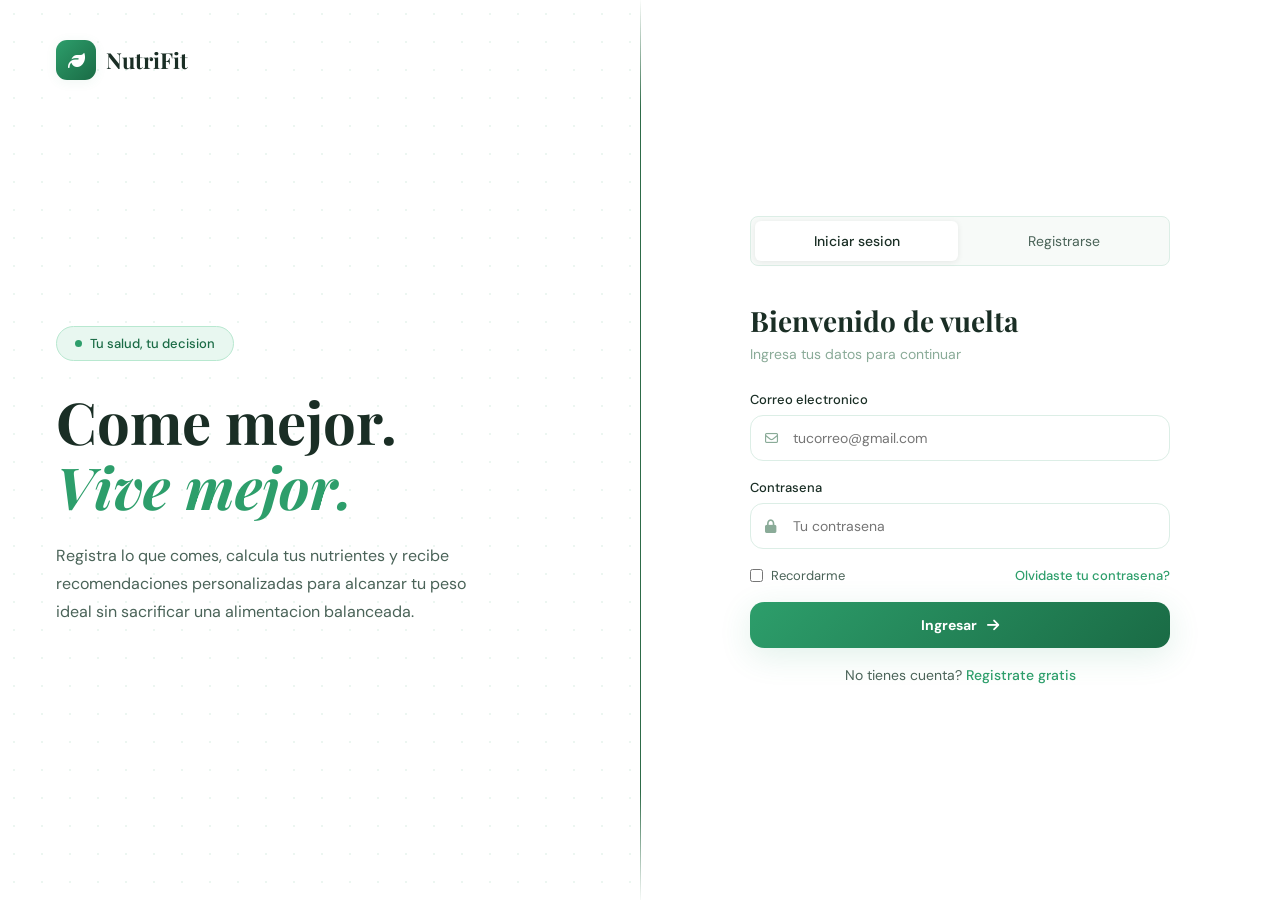
<file: index.html>
<!DOCTYPE html>
<html lang="es">
<head>
  <meta charset="UTF-8">
  <meta name="viewport" content="width=device-width, initial-scale=1.0">
  <title>NutriFit</title>
  <meta http-equiv="refresh" content="0; url=login.html">
  <link rel="canonical" href="login.html">
  <script>
    window.location.replace("login.html");
  </script>
</head>
<body>
  <p>Redirigiendo a <a href="login.html">login.html</a>...</p>
</body>
</html>
</file>
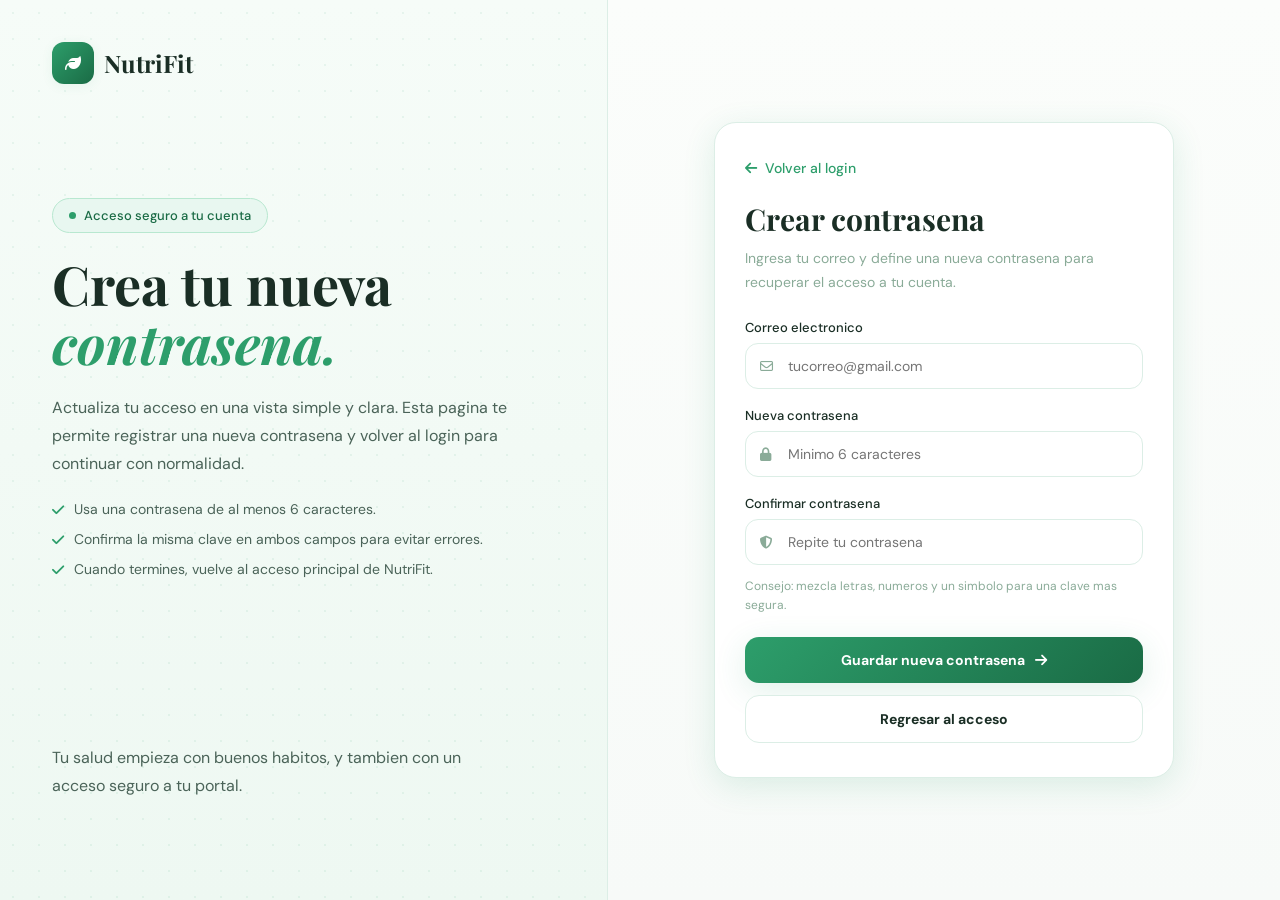
<file: forgot-password.html>
<!DOCTYPE html>
<html lang="es">
<head>
  <meta charset="UTF-8">
  <meta name="viewport" content="width=device-width, initial-scale=1.0">
  <meta name="description" content="NutriFit - Crea una nueva contrasena para recuperar el acceso a tu cuenta.">
  <title>NutriFit | Crear contrasena</title>
  <link href="https://fonts.googleapis.com/css2?family=Playfair+Display:ital,wght@0,700;1,700&family=DM+Sans:wght@300;400;500;700&display=swap" rel="stylesheet">
  <link rel="stylesheet" href="https://cdnjs.cloudflare.com/ajax/libs/font-awesome/6.5.0/css/all.min.css">
  <style>
    :root {
      --green-dark: #1a6b45;
      --green-main: #2d9e6b;
      --green-light: #e8f7f0;
      --green-soft: #b8e8d0;
      --text-dark: #1a2e25;
      --text-mid: #4a6358;
      --text-light: #8aab98;
      --bg-page: #f7faf8;
      --bg-white: #ffffff;
      --border: #dceee6;
      --error: #e05252;
      --success: #1f8a5b;
      --shadow-sm: 0 2px 12px rgba(45, 158, 107, 0.08);
      --shadow-md: 0 8px 32px rgba(45, 158, 107, 0.14);
      --radius-sm: 8px;
      --radius-md: 14px;
      --radius-lg: 22px;
      --font-display: "Playfair Display", Georgia, serif;
      --font-body: "DM Sans", sans-serif;
    }

    *,
    *::before,
    *::after {
      box-sizing: border-box;
      margin: 0;
      padding: 0;
    }

    html,
    body {
      min-height: 100%;
    }

    body {
      font-family: var(--font-body);
      color: var(--text-dark);
      background:
        radial-gradient(circle at top left, rgba(45, 158, 107, 0.08), transparent 26%),
        linear-gradient(180deg, #fbfdfb 0%, var(--bg-page) 100%);
      overflow-x: hidden;
    }

    a {
      color: inherit;
      text-decoration: none;
    }

    .page {
      min-height: 100vh;
      display: grid;
      grid-template-columns: minmax(280px, 0.95fr) minmax(320px, 1.05fr);
    }

    .panel-info,
    .panel-form {
      min-width: 0;
    }

    .panel-info {
      position: relative;
      overflow: hidden;
      display: flex;
      flex-direction: column;
      justify-content: space-between;
      padding: 42px 52px 48px;
      background: linear-gradient(180deg, #f6fcf8 0%, #eef8f2 100%);
      border-right: 1px solid var(--border);
    }

    .panel-info::before {
      content: "";
      position: absolute;
      inset: 0;
      background-image: radial-gradient(circle, rgba(45, 158, 107, 0.16) 1px, transparent 1px);
      background-size: 26px 26px;
      opacity: 0.5;
      pointer-events: none;
    }

    .panel-info > * {
      position: relative;
      z-index: 1;
    }

    .brand,
    .mobile-brand {
      display: inline-flex;
      align-items: center;
      gap: 10px;
    }

    .brand__icon {
      width: 42px;
      height: 42px;
      display: flex;
      align-items: center;
      justify-content: center;
      border-radius: 12px;
      color: #fff;
      background: linear-gradient(135deg, var(--green-main), var(--green-dark));
      box-shadow: var(--shadow-sm);
    }

    .brand__name {
      font-family: var(--font-display);
      font-size: 24px;
      font-weight: 700;
    }

    .info-copy {
      display: grid;
      gap: 22px;
      padding: 52px 0;
    }

    .badge {
      width: fit-content;
      display: inline-flex;
      align-items: center;
      gap: 8px;
      padding: 8px 16px;
      border: 1px solid var(--green-soft);
      border-radius: 999px;
      background: var(--green-light);
      color: var(--green-dark);
      font-size: 13px;
      font-weight: 500;
    }

    .badge::before {
      content: "";
      width: 7px;
      height: 7px;
      border-radius: 50%;
      background: var(--green-main);
    }

    .info-copy h1 {
      font-family: var(--font-display);
      font-size: clamp(34px, 5vw, 54px);
      line-height: 1.08;
    }

    .info-copy h1 em {
      color: var(--green-main);
      font-style: italic;
      display: block;
    }

    .info-copy p {
      max-width: 460px;
      color: var(--text-mid);
      font-size: 16px;
      line-height: 1.75;
    }

    .info-list {
      display: grid;
      gap: 12px;
      color: var(--text-mid);
      font-size: 14px;
    }

    .info-list li {
      list-style: none;
      display: flex;
      align-items: flex-start;
      gap: 10px;
    }

    .info-list i {
      color: var(--green-main);
      margin-top: 3px;
    }

    .panel-form {
      display: flex;
      align-items: center;
      justify-content: center;
      padding: 42px 28px;
    }

    .mobile-brand {
      display: none;
      margin-bottom: 24px;
    }

    .card {
      width: 100%;
      max-width: 460px;
      padding: 34px 30px;
      border: 1px solid var(--border);
      border-radius: var(--radius-lg);
      background: var(--bg-white);
      box-shadow: var(--shadow-md);
    }

    .back-link {
      display: inline-flex;
      align-items: center;
      gap: 8px;
      margin-bottom: 22px;
      color: var(--green-main);
      font-size: 14px;
      font-weight: 500;
    }

    .card h2 {
      margin-bottom: 8px;
      font-family: var(--font-display);
      font-size: 30px;
    }

    .card > p {
      margin-bottom: 24px;
      color: var(--text-light);
      font-size: 14px;
      line-height: 1.7;
    }

    .message {
      display: none;
      align-items: flex-start;
      gap: 10px;
      margin-bottom: 18px;
      padding: 12px 14px;
      border-radius: 12px;
      font-size: 13px;
      line-height: 1.6;
      overflow-wrap: anywhere;
    }

    .message.show {
      display: flex;
    }

    .message.error {
      border: 1px solid rgba(224, 82, 82, 0.2);
      background: #fff5f5;
      color: var(--error);
    }

    .message.success {
      border: 1px solid rgba(31, 138, 91, 0.18);
      background: #f2fbf6;
      color: var(--success);
    }

    .form-group {
      margin-bottom: 18px;
    }

    .form-label {
      display: block;
      margin-bottom: 7px;
      font-size: 13px;
      font-weight: 500;
    }

    .input-wrap {
      position: relative;
    }

    .input-wrap i {
      position: absolute;
      top: 50%;
      left: 15px;
      transform: translateY(-50%);
      color: var(--text-light);
      font-size: 13px;
      pointer-events: none;
    }

    .form-input {
      width: 100%;
      padding: 13px 16px 13px 42px;
      border: 1.5px solid var(--border);
      border-radius: 13px;
      background: #fff;
      color: var(--text-dark);
      font-family: var(--font-body);
      font-size: 14px;
      outline: none;
      transition: border-color 0.2s ease, box-shadow 0.2s ease;
    }

    .form-input:focus {
      border-color: var(--green-main);
      box-shadow: 0 0 0 4px rgba(45, 158, 107, 0.1);
    }

    .hint {
      margin-top: -6px;
      margin-bottom: 18px;
      color: var(--text-light);
      font-size: 12px;
      line-height: 1.6;
    }

    .actions {
      display: grid;
      gap: 12px;
      margin-top: 22px;
    }

    .btn-primary,
    .btn-secondary {
      width: 100%;
      display: inline-flex;
      align-items: center;
      justify-content: center;
      gap: 10px;
      padding: 14px 18px;
      border-radius: 14px;
      font-family: var(--font-body);
      font-size: 14px;
      font-weight: 700;
      cursor: pointer;
      transition: transform 0.18s ease, filter 0.18s ease, box-shadow 0.18s ease;
    }

    .btn-primary {
      border: none;
      background: linear-gradient(135deg, var(--green-main), var(--green-dark));
      color: #fff;
      box-shadow: var(--shadow-md);
    }

    .btn-secondary {
      border: 1px solid var(--border);
      background: #fff;
      color: var(--text-dark);
    }

    .btn-primary:hover,
    .btn-secondary:hover {
      transform: translateY(-1px);
      filter: brightness(1.02);
    }

    @media (max-width: 960px) {
      .page {
        grid-template-columns: 1fr;
      }

      .panel-info {
        display: none;
      }

      .panel-form {
        min-height: 100vh;
        padding: 28px 18px;
      }

      .mobile-brand {
        display: inline-flex;
      }
    }

    @media (max-width: 560px) {
      .panel-form {
        padding: 18px 14px;
      }

      .card {
        padding: 26px 18px;
      }

      .card h2 {
        font-size: 26px;
      }

      .info-copy p,
      .card > p {
        font-size: 13px;
      }
    }
  </style>
</head>
<body>
  <main class="page">
    <section class="panel-info">
      <div class="brand">
        <div class="brand__icon"><i class="fa-solid fa-leaf"></i></div>
        <span class="brand__name">NutriFit</span>
      </div>
      <div class="info-copy">
        <span class="badge">Acceso seguro a tu cuenta</span>
        <h1>Crea tu nueva<em>contrasena.</em></h1>
        <p>Actualiza tu acceso en una vista simple y clara. Esta pagina te permite registrar una nueva contrasena y volver al login para continuar con normalidad.</p>
        <ul class="info-list">
          <li><i class="fa-solid fa-check"></i><span>Usa una contrasena de al menos 6 caracteres.</span></li>
          <li><i class="fa-solid fa-check"></i><span>Confirma la misma clave en ambos campos para evitar errores.</span></li>
          <li><i class="fa-solid fa-check"></i><span>Cuando termines, vuelve al acceso principal de NutriFit.</span></li>
        </ul>
      </div>
      <div class="info-copy">
        <p>Tu salud empieza con buenos habitos, y tambien con un acceso seguro a tu portal.</p>
      </div>
    </section>

    <section class="panel-form">
      <div class="card">
        <div class="mobile-brand">
          <div class="brand__icon"><i class="fa-solid fa-leaf"></i></div>
          <span class="brand__name">NutriFit</span>
        </div>

        <a class="back-link" href="login.html">
          <i class="fa-solid fa-arrow-left"></i>
          <span>Volver al login</span>
        </a>

        <h2>Crear contrasena</h2>
        <p>Ingresa tu correo y define una nueva contrasena para recuperar el acceso a tu cuenta.</p>

        <div class="message error" id="error-box">
          <i class="fa-solid fa-circle-exclamation"></i>
          <span id="error-text">Revisa los campos e intentalo de nuevo.</span>
        </div>

        <div class="message success" id="success-box">
          <i class="fa-solid fa-circle-check"></i>
          <span>Contrasena actualizada correctamente. Ahora puedes volver al login.</span>
        </div>

        <form id="reset-form" novalidate>
          <div class="form-group">
            <label class="form-label" for="reset-email">Correo electronico</label>
            <div class="input-wrap">
              <input type="email" id="reset-email" class="form-input" placeholder="tucorreo@gmail.com" autocomplete="email">
              <i class="fa-regular fa-envelope"></i>
            </div>
          </div>

          <div class="form-group">
            <label class="form-label" for="new-password">Nueva contrasena</label>
            <div class="input-wrap">
              <input type="password" id="new-password" class="form-input" placeholder="Minimo 6 caracteres" autocomplete="new-password">
              <i class="fa-solid fa-lock"></i>
            </div>
          </div>

          <div class="form-group">
            <label class="form-label" for="confirm-password">Confirmar contrasena</label>
            <div class="input-wrap">
              <input type="password" id="confirm-password" class="form-input" placeholder="Repite tu contrasena" autocomplete="new-password">
              <i class="fa-solid fa-shield-halved"></i>
            </div>
          </div>

          <p class="hint">Consejo: mezcla letras, numeros y un simbolo para una clave mas segura.</p>

          <div class="actions">
            <button type="submit" class="btn-primary">Guardar nueva contrasena <i class="fa-solid fa-arrow-right"></i></button>
            <a href="login.html" class="btn-secondary">Regresar al acceso</a>
          </div>
        </form>
      </div>
    </section>
  </main>

  <script>
    const form = document.getElementById("reset-form");
    const users = JSON.parse(localStorage.getItem("nf_users") || "[]");
    const errorBox = document.getElementById("error-box");
    const errorText = document.getElementById("error-text");
    const successBox = document.getElementById("success-box");

    function showError(message) {
      errorText.textContent = message;
      errorBox.classList.add("show");
      successBox.classList.remove("show");
    }

    function showSuccess() {
      errorBox.classList.remove("show");
      successBox.classList.add("show");
    }

    form.addEventListener("submit", (event) => {
      event.preventDefault();

      const email = document.getElementById("reset-email").value.trim();
      const newPassword = document.getElementById("new-password").value;
      const confirmPassword = document.getElementById("confirm-password").value;

      if (!email || !newPassword || !confirmPassword) {
        showError("Por favor completa todos los campos.");
        return;
      }

      if (!/\S+@\S+\.\S+/.test(email)) {
        showError("Ingresa un correo electronico valido.");
        return;
      }

      if (newPassword.length < 6) {
        showError("La contrasena debe tener al menos 6 caracteres.");
        return;
      }

      if (newPassword !== confirmPassword) {
        showError("Las contrasenas no coinciden.");
        return;
      }

      const userIndex = users.findIndex((user) => user.email === email);

      if (userIndex === -1) {
        showError("No existe una cuenta registrada con ese correo.");
        return;
      }

      users[userIndex].pass = newPassword;
      localStorage.setItem("nf_users", JSON.stringify(users));

      const activeSession = JSON.parse(localStorage.getItem("nf_session") || "null");
      if (activeSession && activeSession.email === email) {
        activeSession.pass = newPassword;
        localStorage.setItem("nf_session", JSON.stringify(activeSession));
      }

      form.reset();
      showSuccess();
    });
  </script>
</body>
</html>
</file>
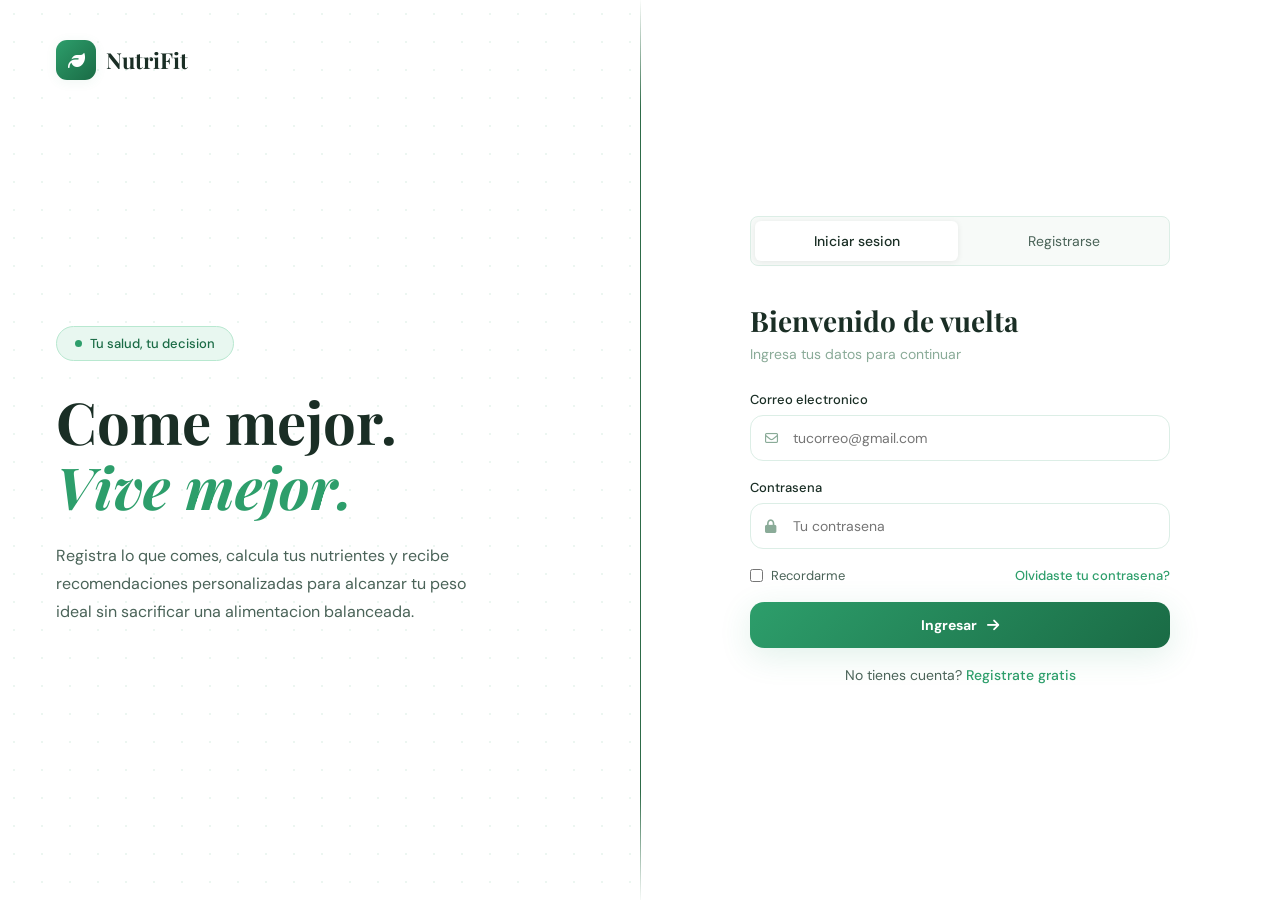
<file: login.html>
<!DOCTYPE html>
<html lang="es">
<head>
  <meta charset="UTF-8">
  <meta name="viewport" content="width=device-width, initial-scale=1.0">
  <meta name="description" content="NutriFit - Inicia sesion o crea tu cuenta para acceder a tu portal de alimentacion saludable.">
  <title>NutriFit | Acceso</title>
  <link href="https://fonts.googleapis.com/css2?family=Playfair+Display:ital,wght@0,700;1,700&family=DM+Sans:wght@300;400;500;700&display=swap" rel="stylesheet">
  <link rel="stylesheet" href="https://cdnjs.cloudflare.com/ajax/libs/font-awesome/6.5.0/css/all.min.css">
  <link rel="stylesheet" href="css/login.css">
  <script defer src="js/script.js"></script>
</head>
<body>
  <main class="split">
    <section class="panel-left">
      <div class="logo">
        <div class="logo__icon"><i class="fa-solid fa-leaf"></i></div>
        <span class="logo__name">NutriFit</span>
      </div>
      <div class="hero-content">
        <span class="hero-tag">Tu salud, tu decision</span>
        <h1 class="hero-title">Come mejor.<br><em>Vive mejor.</em></h1>
        <p class="hero-desc">Registra lo que comes, calcula tus nutrientes y recibe recomendaciones personalizadas para alcanzar tu peso ideal sin sacrificar una alimentacion balanceada.</p>
      </div>
    </section>
    <div class="divider"></div>
    <section class="panel-right">
      <div class="mobile-logo">
        <div class="logo__icon"><i class="fa-solid fa-leaf"></i></div>
        <span class="logo__name">NutriFit</span>
      </div>
      <div class="form-box">
        <div class="tabs">
          <button class="tab-btn active" id="tab-login" type="button" onclick="switchTab('login')">Iniciar sesion</button>
          <button class="tab-btn" id="tab-reg" type="button" onclick="switchTab('register')">Registrarse</button>
        </div>
        <section class="auth-panel active" id="panel-login">
          <h2 class="form-title">Bienvenido de vuelta</h2>
          <p class="form-subtitle">Ingresa tus datos para continuar</p>
          <div class="msg-error" id="error-login">
            <i class="fa-solid fa-circle-exclamation"></i>
            <span id="error-login-text">Correo o contrasena incorrectos.</span>
          </div>
          <form id="form-login" novalidate>
            <div class="form-group">
              <label class="form-label" for="login-email">Correo electronico</label>
              <div class="input-wrap">
                <input type="email" id="login-email" class="form-input" placeholder="tucorreo@gmail.com" autocomplete="email">
                <i class="fa-regular fa-envelope"></i>
              </div>
            </div>
            <div class="form-group">
              <label class="form-label" for="login-pass">Contrasena</label>
              <div class="input-wrap">
                <input type="password" id="login-pass" class="form-input" placeholder="Tu contrasena" autocomplete="current-password">
                <i class="fa-solid fa-lock"></i>
              </div>
            </div>
            <div class="form-check">
              <label class="check-label"><input type="checkbox" id="recordar"><span>Recordarme</span></label>
              <a href="forgot-password.html" class="link-small">Olvidaste tu contrasena?</a>
            </div>
            <button type="submit" class="btn-submit">Ingresar <i class="fa-solid fa-arrow-right"></i></button>
            <p class="form-switch">No tienes cuenta? <a href="#" onclick="switchTab('register'); return false;">Registrate gratis</a></p>
          </form>
        </section>
        <section class="auth-panel" id="panel-register">
          <h2 class="form-title">Crea tu cuenta</h2>
          <p class="form-subtitle">Empieza a cuidar tu alimentacion hoy</p>
          <div class="msg-error" id="error-reg">
            <i class="fa-solid fa-circle-exclamation"></i>
            <span id="error-reg-text">Por favor completa todos los campos.</span>
          </div>
          <form id="form-register" novalidate>
            <div class="form-group">
              <label class="form-label" for="reg-nombre">Nombre completo</label>
              <div class="input-wrap">
                <input type="text" id="reg-nombre" class="form-input" placeholder="Tu nombre completo" autocomplete="name">
                <i class="fa-regular fa-user"></i>
              </div>
            </div>
            <div class="form-group">
              <label class="form-label" for="reg-email">Correo electronico</label>
              <div class="input-wrap">
                <input type="email" id="reg-email" class="form-input" placeholder="tucorreo@gmail.com" autocomplete="email">
                <i class="fa-regular fa-envelope"></i>
              </div>
            </div>
            <div class="form-row">
              <div class="form-group">
                <label class="form-label" for="reg-peso">Peso (kg)</label>
                <input type="number" id="reg-peso" class="form-input no-icon" placeholder="70" min="30" max="300">
              </div>
              <div class="form-group">
                <label class="form-label" for="reg-talla">Talla (cm)</label>
                <input type="number" id="reg-talla" class="form-input no-icon" placeholder="170" min="100" max="250">
              </div>
            </div>
            <div class="form-group">
              <label class="form-label" for="reg-objetivo">Tu objetivo</label>
              <select id="reg-objetivo" class="form-input no-icon">
                <option value="">Selecciona tu meta</option>
                <option value="bajar">Bajar de peso</option>
                <option value="mantener">Mantener mi peso</option>
                <option value="ganar">Aumentar masa muscular</option>
              </select>
            </div>
            <div class="form-group">
              <label class="form-label" for="reg-pass">Contrasena</label>
              <div class="input-wrap">
                <input type="password" id="reg-pass" class="form-input" placeholder="Minimo 6 caracteres" autocomplete="new-password">
                <i class="fa-solid fa-lock"></i>
              </div>
            </div>
            <button type="submit" class="btn-submit">Crear cuenta <i class="fa-solid fa-arrow-right"></i></button>
            <p class="form-switch">Ya tienes cuenta? <a href="#" onclick="switchTab('login'); return false;">Inicia sesion</a></p>
          </form>
        </section>
      </div>
    </section>
  </main>
</body>
</html>
</file>
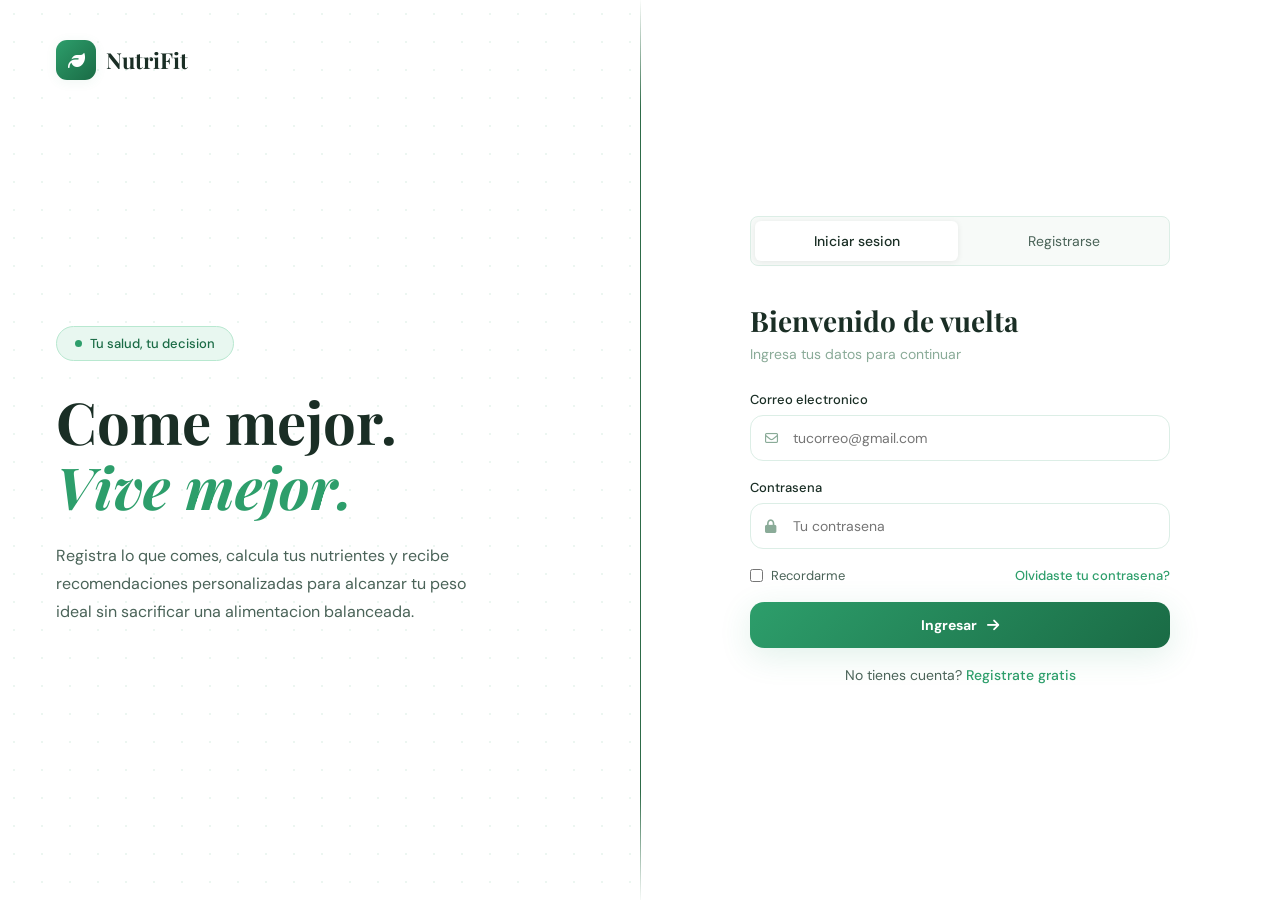
<file: pages/calculadora.html>
<!DOCTYPE html>
<html lang="es">
<head>
  <meta charset="UTF-8">
  <meta name="viewport" content="width=device-width, initial-scale=1.0">
  <title>Calculadora IMC | NutriFit</title>
  <link href="https://fonts.googleapis.com/css2?family=Playfair+Display:ital,wght@0,700;1,700&family=DM+Sans:wght@300;400;500;700&display=swap" rel="stylesheet">
  <link rel="stylesheet" href="https://cdnjs.cloudflare.com/ajax/libs/font-awesome/6.5.0/css/all.min.css">
  <link rel="stylesheet" href="../css/style.css">
  <script defer src="../js/auth.js"></script>
  <script defer src="../js/calculadora.js"></script>
  <script>
    document.addEventListener("DOMContentLoaded", () => nfInitApp("calculadora"));
  </script>
</head>
<body>
  <div class="app">
    <aside class="sidebar" id="sidebar">
      <div class="sidebar__logo"><div class="sidebar__logo-icon"><i class="fa-solid fa-leaf"></i></div><span class="sidebar__logo-name">NutriFit</span></div>
      <div class="sidebar__user"><div class="user-avatar" data-user-avatar>U</div><p class="user-name" data-user-name>Usuario</p><p class="user-email" data-user-email>correo@email.com</p></div>
      <nav class="sidebar__nav">
        <span class="nav-section-label">Principal</span>
        <a class="nav-item" data-page="dashboard" href="dashboard.html"><i class="fa-solid fa-house"></i> Inicio</a>
        <span class="nav-section-label">Mis herramientas</span>
        <a class="nav-item" data-page="nutrientes" href="nutrientes.html"><i class="fa-solid fa-chart-pie"></i> Contador de nutrientes</a>
        <a class="nav-item" data-page="calculadora" href="calculadora.html"><i class="fa-solid fa-weight-scale"></i> Calculadora IMC</a>
        <a class="nav-item" data-page="recomendador" href="recomendador.html"><i class="fa-solid fa-seedling"></i> Recomendador de dieta</a>
        <a class="nav-item" data-page="seguimiento" href="seguimiento.html"><i class="fa-solid fa-chart-line"></i> Seguimiento semanal</a>
        <span class="nav-section-label">Explorar</span>
        <a class="nav-item" data-page="catalogo" href="catalogo.html"><i class="fa-solid fa-book-open"></i> Catalogo de alimentos</a>
        <a class="nav-item" data-page="perfil" href="perfil.html"><i class="fa-solid fa-user"></i> Perfil</a>
        <a class="nav-item" data-page="contacto" href="contacto.html"><i class="fa-solid fa-envelope"></i> Contacto</a>
      </nav>
      <div class="sidebar__logout"><button class="btn-logout" onclick="nfLogout()"><i class="fa-solid fa-right-from-bracket"></i> Cerrar sesion</button></div>
    </aside>
    <div class="overlay" id="overlay" onclick="nfCloseSidebar()"></div>
    <main class="main">
      <div class="topbar">
        <div class="topbar-logo"><div class="sidebar__logo-icon" style="width:30px;height:30px;font-size:13px;"><i class="fa-solid fa-leaf"></i></div><span>NutriFit</span></div>
        <button class="btn-menu" id="btn-menu" onclick="nfToggleSidebar()" aria-label="Menu"><span></span><span></span><span></span></button>
      </div>
      <div class="content">
        <header class="page-header">
          <h1>Calculadora IMC</h1>
          <p>Calcula tu indice de masa corporal sin salir del ecosistema visual de tu dashboard.</p>
        </header>
        <div class="panel-grid-2">
          <section class="panel-card">
            <h2>Ingresa tus datos</h2>
            <div class="form-grid-2">
              <div class="field"><label for="peso">Peso (kg)</label><input id="peso" type="number" min="20" max="300" placeholder="70"></div>
              <div class="field"><label for="talla">Talla (cm)</label><input id="talla" type="number" min="100" max="250" placeholder="170"></div>
            </div>
            <button class="action-button" type="button" id="btn-calcular">Calcular IMC</button>
          </section>
          <section class="panel-card result-box">
            <h2>Resultado</h2>
            <strong id="imc-value">--</strong>
            <span id="imc-text">Ingresa tus datos y presiona calcular.</span>
          </section>
        </div>
      </div>
    </main>
  </div>
</body>
</html>
</file>
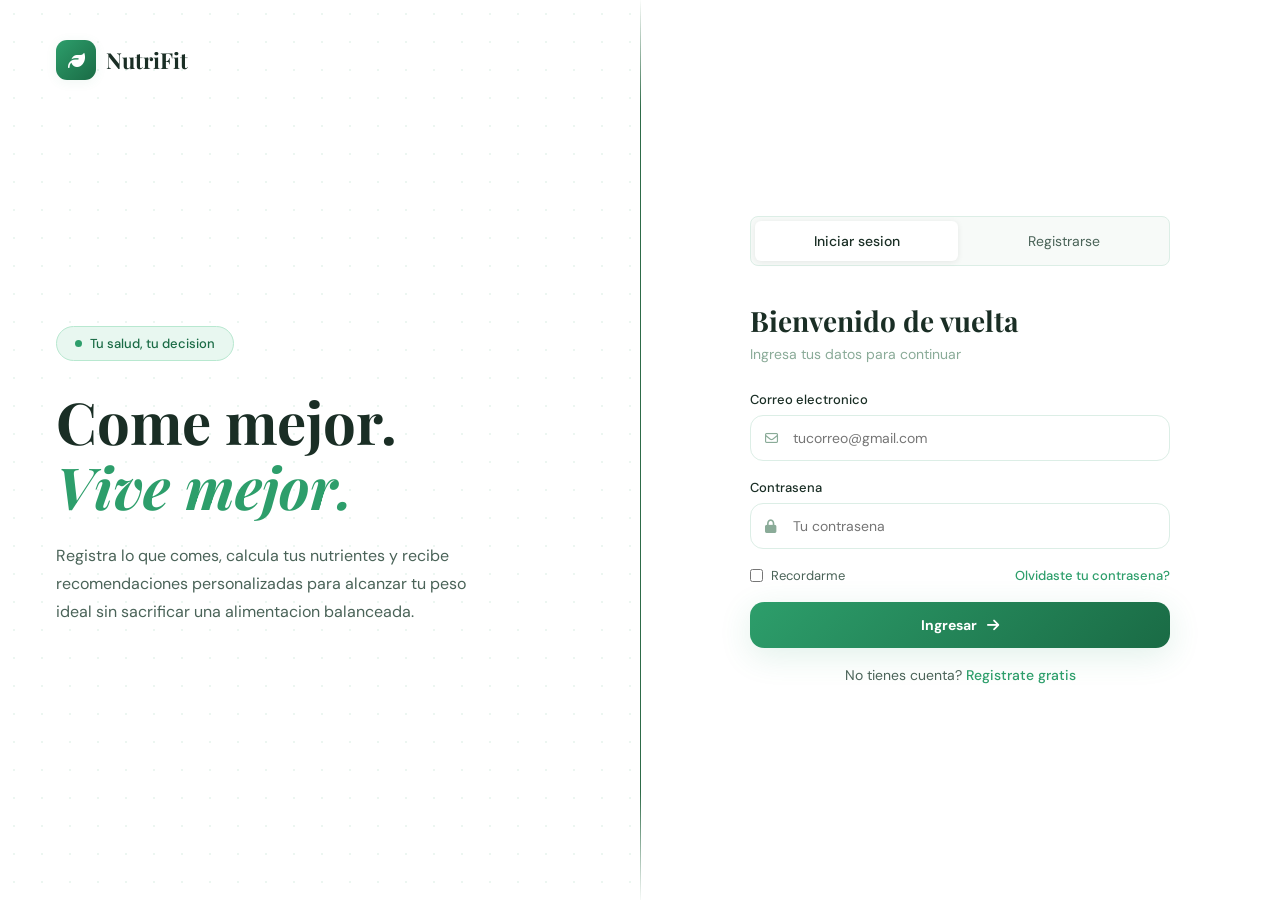
<file: pages/catalogo.html>
<!DOCTYPE html>
<html lang="es">
<head>
  <meta charset="UTF-8">
  <meta name="viewport" content="width=device-width, initial-scale=1.0">
  <title>Catalogo de alimentos | NutriFit</title>
  <link href="https://fonts.googleapis.com/css2?family=Playfair+Display:ital,wght@0,700;1,700&family=DM+Sans:wght@300;400;500;700&display=swap" rel="stylesheet">
  <link rel="stylesheet" href="https://cdnjs.cloudflare.com/ajax/libs/font-awesome/6.5.0/css/all.min.css">
  <link rel="stylesheet" href="../css/style.css">
  <script defer src="../js/auth.js"></script>
  <script defer src="../js/data.js"></script>
  <script defer src="../js/app.js"></script>
  <style>
    .catalog-shell {
      display: grid;
      gap: 22px;
    }

    .catalog-intro {
      display: grid;
      grid-template-columns: 1.1fr 0.9fr;
      gap: 22px;
      align-items: stretch;
    }

    .catalog-highlight,
    .catalog-summary {
      min-width: 0;
    }

    .catalog-highlight {
      padding: 28px;
      background:
        radial-gradient(circle at top right, rgba(45, 158, 107, 0.16), transparent 30%),
        linear-gradient(180deg, #ffffff 0%, #f5fbf8 100%);
    }

    .catalog-highlight h2 {
      margin-bottom: 12px;
      font-family: var(--font-display);
      font-size: 28px;
      color: var(--text-dark);
    }

    .catalog-highlight p {
      max-width: 58ch;
      color: var(--text-mid);
      line-height: 1.7;
    }

    .catalog-chip-row {
      display: flex;
      flex-wrap: wrap;
      gap: 10px;
      margin-top: 18px;
    }

    .catalog-chip {
      display: inline-flex;
      align-items: center;
      gap: 8px;
      padding: 9px 14px;
      border-radius: 999px;
      background: #f0f8f4;
      color: var(--green-dark);
      font-size: 13px;
      font-weight: 600;
    }

    .catalog-chip i {
      color: var(--green-main);
    }

    .catalog-summary {
      display: grid;
      grid-template-columns: repeat(2, 1fr);
      gap: 14px;
    }

    .catalog-stat {
      padding: 18px;
      border: 1px solid var(--border);
      border-radius: 16px;
      background: var(--bg-white);
      box-shadow: var(--shadow-sm);
    }

    .catalog-stat span {
      display: block;
      margin-bottom: 8px;
      color: var(--text-light);
      font-size: 12px;
      text-transform: uppercase;
      letter-spacing: 0.06em;
    }

    .catalog-stat strong {
      display: block;
      color: var(--text-dark);
      font-size: 28px;
      line-height: 1;
    }

    .catalog-toolbar {
      display: flex;
      justify-content: space-between;
      align-items: center;
      gap: 14px;
      flex-wrap: wrap;
      padding: 18px 22px;
    }

    .catalog-toolbar h2 {
      margin: 0;
      font-family: var(--font-display);
      font-size: 24px;
    }

    .catalog-toolbar p {
      color: var(--text-mid);
      font-size: 14px;
    }

    .catalog-action {
      display: inline-flex;
      align-items: center;
      gap: 8px;
      padding: 11px 16px;
      border-radius: 12px;
      background: var(--green-light);
      color: var(--green-dark);
      font-size: 13px;
      font-weight: 700;
      text-decoration: none;
    }

    .food-gallery {
      display: grid;
      grid-template-columns: repeat(3, minmax(0, 1fr));
      gap: 18px;
      padding: 0 22px 22px;
    }

    .food-card {
      display: grid;
      gap: 16px;
      padding: 20px;
      border: 1px solid var(--border);
      border-radius: 18px;
      background: linear-gradient(180deg, #ffffff 0%, #f8fcfa 100%);
      box-shadow: var(--shadow-sm);
      transition: transform 0.18s ease, box-shadow 0.18s ease, border-color 0.18s ease;
    }

    .food-card:hover {
      transform: translateY(-3px);
      box-shadow: var(--shadow-md);
      border-color: var(--green-soft);
    }

    .food-card__top {
      display: flex;
      justify-content: space-between;
      align-items: flex-start;
      gap: 12px;
    }

    .food-card__identity {
      min-width: 0;
    }

    .food-card__image {
      width: 72px;
      height: 72px;
      border-radius: 18px;
      overflow: hidden;
      flex-shrink: 0;
      background: var(--green-light);
      box-shadow: inset 0 0 0 1px rgba(255,255,255,0.22);
    }

    .food-card__image img {
      width: 100%;
      height: 100%;
      object-fit: cover;
      display: block;
    }

    .food-card__identity h3 {
      margin-bottom: 6px;
      font-size: 18px;
      color: var(--text-dark);
    }

    .food-card__identity p {
      color: var(--text-mid);
      font-size: 13px;
      line-height: 1.6;
    }

    .food-badge {
      display: inline-flex;
      align-items: center;
      justify-content: center;
      padding: 6px 10px;
      border-radius: 999px;
      font-size: 11px;
      font-weight: 700;
      text-transform: uppercase;
      letter-spacing: 0.04em;
      white-space: nowrap;
    }

    .food-badge.proteina {
      background: #fdeaea;
      color: #b03030;
    }

    .food-badge.cereal {
      background: #fff7dc;
      color: #8d7200;
    }

    .food-badge.verdura {
      background: #e7f7ee;
      color: #1f7d52;
    }

    .food-badge.fruta {
      background: #fff1e6;
      color: #b35a16;
    }

    .food-badge.grasa {
      background: #f2ebfc;
      color: #6f45b0;
    }

    .food-metrics {
      display: grid;
      grid-template-columns: repeat(2, minmax(0, 1fr));
      gap: 10px;
    }

    .food-metric {
      padding: 12px;
      border-radius: 14px;
      background: rgba(232, 247, 240, 0.72);
    }

    .food-metric span {
      display: block;
      margin-bottom: 4px;
      color: var(--text-light);
      font-size: 11px;
      text-transform: uppercase;
      letter-spacing: 0.06em;
    }

    .food-metric strong {
      color: var(--text-dark);
      font-size: 16px;
    }

    .food-card__footer {
      display: flex;
      justify-content: space-between;
      align-items: center;
      gap: 12px;
      padding-top: 2px;
      color: var(--text-mid);
      font-size: 13px;
    }

    .food-card__footer i {
      color: var(--green-main);
    }

    .catalog-toolbar-actions {
      display: flex;
      gap: 12px;
      flex-wrap: wrap;
      align-items: center;
    }

    .catalog-search {
      position: relative;
      width: min(320px, 100%);
    }

    .catalog-search input {
      width: 100%;
      padding: 11px 44px 11px 16px;
      border-radius: 12px;
      border: 1px solid var(--border);
      background: var(--bg-white);
      color: var(--text-dark);
    }

    .catalog-search button {
      position: absolute;
      right: 10px;
      top: 50%;
      transform: translateY(-50%);
      border: none;
      background: none;
      color: var(--text-mid);
      font-size: 18px;
      cursor: pointer;
      padding: 0;
    }

    .catalog-goal-info {
      margin-top: 12px;
      color: var(--green-dark);
      font-size: 14px;
      font-weight: 700;
    }

    .catalog-empty {
      padding: 18px 22px;
      color: var(--text-mid);
      font-size: 14px;
      text-align: center;
      display: none;
    }

    dialog.custom-food-dialog {
      border: none;
      border-radius: 24px;
      width: min(560px, calc(100% - 32px));
      padding: 0;
      box-shadow: 0 20px 45px rgba(19, 56, 62, 0.18);
    }

    dialog.custom-food-dialog::backdrop {
      background: rgba(0, 0, 0, 0.32);
    }

    .dialog-content {
      padding: 28px;
      display: grid;
      gap: 18px;
      background: white;
      border-radius: 24px;
    }

    .dialog-content h3 {
      margin: 0;
      font-size: 24px;
      color: var(--text-dark);
    }

    .dialog-field {
      display: grid;
      gap: 8px;
    }

    .dialog-field label {
      font-size: 13px;
      font-weight: 700;
      color: var(--text-dark);
    }

    .dialog-field input,
    .dialog-field select,
    .dialog-field textarea {
      width: 100%;
      padding: 12px 14px;
      border-radius: 14px;
      border: 1px solid var(--border);
      background: var(--bg-page);
      color: var(--text-dark);
      font-size: 13px;
      min-height: 42px;
    }

    .dialog-field textarea {
      min-height: 100px;
      resize: vertical;
    }

    .dialog-actions {
      display: flex;
      justify-content: flex-end;
      gap: 12px;
      flex-wrap: wrap;
      margin-top: 10px;
    }

    .dialog-actions .btn-secondary {
      border: 1px solid var(--border);
      background: transparent;
      color: var(--text-dark);
    }

    @media (max-width: 1100px) {
      .catalog-intro {
        grid-template-columns: 1fr;
      }

      .food-gallery {
        grid-template-columns: repeat(2, minmax(0, 1fr));
      }
    }

    @media (max-width: 700px) {
      .catalog-highlight,
      .catalog-toolbar,
      .food-gallery {
        padding-left: 18px;
        padding-right: 18px;
      }

      .catalog-highlight {
        padding-top: 22px;
        padding-bottom: 22px;
      }
    }

    @media (max-width: 560px) {
      .catalog-summary,
      .food-gallery,
      .food-metrics {
        grid-template-columns: 1fr;
      }

      .catalog-toolbar h2 {
        font-size: 22px;
      }

      .food-card__top,
      .food-card__footer {
        flex-direction: column;
        align-items: flex-start;
      }
    }
  </style>
  <script>
    document.addEventListener("DOMContentLoaded", () => nfInitCatalogPage());
  </script>
</head>
<body>
  <div class="app">
    <aside class="sidebar" id="sidebar">
      <div class="sidebar__logo"><div class="sidebar__logo-icon"><i class="fa-solid fa-leaf"></i></div><span class="sidebar__logo-name">NutriFit</span></div>
      <div class="sidebar__user"><div class="user-avatar" data-user-avatar>U</div><p class="user-name" data-user-name>Usuario</p><p class="user-email" data-user-email>correo@email.com</p></div>
      <nav class="sidebar__nav">
        <span class="nav-section-label">Principal</span>
        <a class="nav-item" data-page="dashboard" href="dashboard.html"><i class="fa-solid fa-house"></i> Inicio</a>
        <span class="nav-section-label">Mis herramientas</span>
        <a class="nav-item" data-page="nutrientes" href="nutrientes.html"><i class="fa-solid fa-chart-pie"></i> Contador de nutrientes</a>
        <a class="nav-item" data-page="calculadora" href="calculadora.html"><i class="fa-solid fa-weight-scale"></i> Calculadora IMC</a>
        <a class="nav-item" data-page="recomendador" href="recomendador.html"><i class="fa-solid fa-seedling"></i> Recomendador de dieta</a>
        <a class="nav-item" data-page="seguimiento" href="seguimiento.html"><i class="fa-solid fa-chart-line"></i> Seguimiento semanal</a>
        <span class="nav-section-label">Explorar</span>
        <a class="nav-item" data-page="catalogo" href="catalogo.html"><i class="fa-solid fa-book-open"></i> Catalogo de alimentos</a>
        <a class="nav-item" data-page="perfil" href="perfil.html"><i class="fa-solid fa-user"></i> Perfil</a>
        <a class="nav-item" data-page="contacto" href="contacto.html"><i class="fa-solid fa-envelope"></i> Contacto</a>
      </nav>
      <div class="sidebar__logout"><button class="btn-logout" onclick="nfLogout()"><i class="fa-solid fa-right-from-bracket"></i> Cerrar sesion</button></div>
    </aside>
    <div class="overlay" id="overlay" onclick="nfCloseSidebar()"></div>
    <main class="main">
      <div class="topbar">
        <div class="topbar-logo"><div class="sidebar__logo-icon" style="width:30px;height:30px;font-size:13px;"><i class="fa-solid fa-leaf"></i></div><span>NutriFit</span></div>
        <button class="btn-menu" id="btn-menu" onclick="nfToggleSidebar()" aria-label="Menu"><span></span><span></span><span></span></button>
      </div>
      <div class="content">
        <header class="page-header">
          <h1>Catalogo de alimentos</h1>
          <p>Explora una seleccion visual de alimentos frecuentes dentro de una presentacion tipo galeria, mas clara y atractiva para consultar rapidamente.</p>
        </header>
        <section class="catalog-shell">
          <div class="catalog-intro">
            <article class="hero-card catalog-highlight">
              <h2>Tu vitrina nutricional</h2>
              <p>Consulta rapidamente calorias, proteinas, carbohidratos y grasas en una galeria limpia y moderna. Esta vista esta pensada para presentacion, navegacion rapida y lectura comoda desde cualquier dispositivo.</p>
              <div class="catalog-chip-row">
                <span class="catalog-chip"><i class="fa-solid fa-bolt"></i> Calorias por porcion</span>
                <span class="catalog-chip"><i class="fa-solid fa-dumbbell"></i> Proteina destacada</span>
                <span class="catalog-chip"><i class="fa-solid fa-seedling"></i> Seleccion saludable</span>
              </div>
            </article>

            <div class="catalog-summary">
              <article class="catalog-stat">
                <span>Alimentos destacados</span>
                <strong>6</strong>
              </article>
              <article class="catalog-stat">
                <span>Categorias</span>
                <strong>5</strong>
              </article>
              <article class="catalog-stat">
                <span>Mas proteico</span>
                <strong>Pollo</strong>
              </article>
              <article class="catalog-stat">
                <span>Mas ligero</span>
                <strong>Brocoli</strong>
              </article>
            </div>
          </div>

          <section class="table-card">
            <div class="catalog-toolbar">
              <div>
                <h2>Galeria nutricional</h2>
                <p>Una presentacion visual para comparar alimentos de forma mas rapida.</p>
                <p class="catalog-goal-info" id="catalog-goal-info"></p>
              </div>
              <div class="catalog-toolbar-actions">
                <div class="catalog-search">
                  <input id="catalog-search" type="search" placeholder="Buscar alimento...">
                  <button id="catalog-search-clear" type="button" aria-label="Limpiar busqueda">&times;</button>
                </div>
                <button class="catalog-action" id="btn-open-custom-dialog" type="button"><i class="fa-solid fa-plus"></i> Agregar alimento</button>
                <a class="catalog-action" href="dashboard.html"><i class="fa-solid fa-arrow-left"></i> Volver al inicio</a>
              </div>
            </div>

            <div class="food-gallery" id="food-gallery"></div>
            <div class="catalog-empty" id="catalog-empty"></div>

            <dialog class="custom-food-dialog" id="custom-food-dialog">
              <form class="dialog-content" id="custom-food-form">
                <h3>Agregar alimento personalizado</h3>
                <div class="dialog-field">
                  <label for="food-name">Nombre del alimento</label>
                  <input id="food-name" name="food-name" type="text" required>
                </div>
                <div class="dialog-field">
                  <label for="food-kcal">Calorías</label>
                  <input id="food-kcal" name="food-kcal" type="number" min="0" required>
                </div>
                <div class="dialog-field">
                  <label for="food-goal">Objetivo</label>
                  <select id="food-goal" name="food-goal" required>
                    <option value="bajar">Bajar peso</option>
                    <option value="mantener">Mantener peso</option>
                    <option value="ganar">Aumentar masa muscular</option>
                  </select>
                </div>
                <div class="dialog-field">
                  <label for="food-category">Categoría</label>
                  <input id="food-category" name="food-category" type="text" placeholder="Ej. Proteína, Fruta, Verdura">
                </div>
                <div class="dialog-field">
                  <label for="food-image">URL de imagen (opcional)</label>
                  <input id="food-image" name="food-image" type="text" placeholder="../assets/img/mi-alimento.jpeg">
                </div>
                <div class="dialog-field">
                  <label for="food-description">Descripción</label>
                  <textarea id="food-description" name="food-description" placeholder="Descripción breve"></textarea>
                </div>
                <div class="dialog-field" style="display:none;">
                  <label for="badge-class">Badge class</label>
                  <input id="badge-class" name="badge-class" type="text" value="cereal">
                </div>
                <div class="dialog-actions">
                  <button type="button" class="btn-secondary" onclick="document.getElementById('custom-food-dialog').close();">Cancelar</button>
                  <button type="submit" class="btn-primary">Agregar alimento</button>
                </div>
              </form>
            </dialog>
          </section>
        </section>
      </div>
    </main>
  </div>
</body>
</html>
</file>
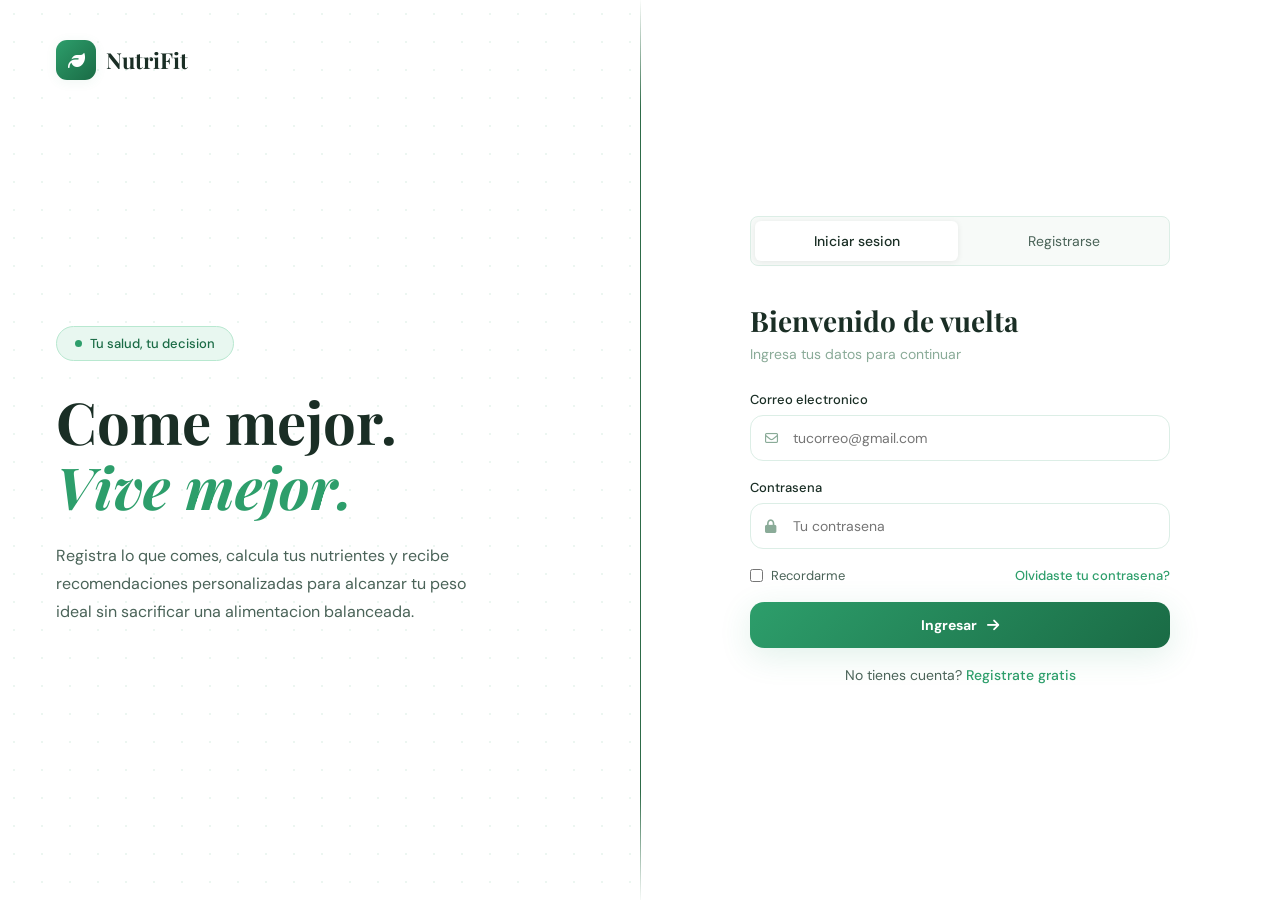
<file: pages/contacto.html>
<!DOCTYPE html>
<html lang="es">
<head>
  <meta charset="UTF-8">
  <meta name="viewport" content="width=device-width, initial-scale=1.0">
  <title>Contacto | NutriFit</title>
  <link href="https://fonts.googleapis.com/css2?family=Playfair+Display:ital,wght@0,700;1,700&family=DM+Sans:wght@300;400;500;700&display=swap" rel="stylesheet">
  <link rel="stylesheet" href="https://cdnjs.cloudflare.com/ajax/libs/font-awesome/6.5.0/css/all.min.css">
  <link rel="stylesheet" href="../css/style.css">
  <script defer src="../js/auth.js"></script>
  <script>
    document.addEventListener("DOMContentLoaded", () => nfInitApp("contacto"));
  </script>
</head>
<body>
  <div class="app">
    <aside class="sidebar" id="sidebar">
      <div class="sidebar__logo"><div class="sidebar__logo-icon"><i class="fa-solid fa-leaf"></i></div><span class="sidebar__logo-name">NutriFit</span></div>
      <div class="sidebar__user"><div class="user-avatar" data-user-avatar>U</div><p class="user-name" data-user-name>Usuario</p><p class="user-email" data-user-email>correo@email.com</p></div>
      <nav class="sidebar__nav">
        <span class="nav-section-label">Principal</span>
        <a class="nav-item" data-page="dashboard" href="dashboard.html"><i class="fa-solid fa-house"></i> Inicio</a>
        <span class="nav-section-label">Mis herramientas</span>
        <a class="nav-item" data-page="nutrientes" href="nutrientes.html"><i class="fa-solid fa-chart-pie"></i> Contador de nutrientes</a>
        <a class="nav-item" data-page="calculadora" href="calculadora.html"><i class="fa-solid fa-weight-scale"></i> Calculadora IMC</a>
        <a class="nav-item" data-page="recomendador" href="recomendador.html"><i class="fa-solid fa-seedling"></i> Recomendador de dieta</a>
        <a class="nav-item" data-page="seguimiento" href="seguimiento.html"><i class="fa-solid fa-chart-line"></i> Seguimiento semanal</a>
        <span class="nav-section-label">Explorar</span>
        <a class="nav-item" data-page="catalogo" href="catalogo.html"><i class="fa-solid fa-book-open"></i> Catalogo de alimentos</a>
        <a class="nav-item" data-page="perfil" href="perfil.html"><i class="fa-solid fa-user"></i> Perfil</a>
        <a class="nav-item" data-page="contacto" href="contacto.html"><i class="fa-solid fa-envelope"></i> Contacto</a>
      </nav>
      <div class="sidebar__logout"><button class="btn-logout" onclick="nfLogout()"><i class="fa-solid fa-right-from-bracket"></i> Cerrar sesion</button></div>
    </aside>
    <div class="overlay" id="overlay" onclick="nfCloseSidebar()"></div>
    <main class="main">
      <div class="topbar">
        <div class="topbar-logo"><div class="sidebar__logo-icon" style="width:30px;height:30px;font-size:13px;"><i class="fa-solid fa-leaf"></i></div><span>NutriFit</span></div>
        <button class="btn-menu" id="btn-menu" onclick="nfToggleSidebar()" aria-label="Menu"><span></span><span></span><span></span></button>
      </div>
      <div class="content">
        <header class="page-header">
          <h1>Contacto</h1>
          <p>Mantente conectado con soporte y resuelve dudas dentro de una vista alineada al resto de la aplicacion.</p>
        </header>
        <section class="hero-card">
          <p>Si necesitas ayuda con tu cuenta o con los modulos de NutriFit, aqui tienes los canales principales de contacto.</p>
        </section>
        <section class="info-grid-3">
          <article class="info-box"><h2 class="info-title">Correo</h2><p>soporte@nutrifit.com</p></article>
          <article class="info-box"><h2 class="info-title">Telefono</h2><p>+51 999 888 777</p></article>
          <article class="info-box"><h2 class="info-title">Horario</h2><p>Lunes a viernes de 9:00 a 18:00</p></article>
        </section>
      </div>
    </main>
  </div>
</body>
</html>
</file>
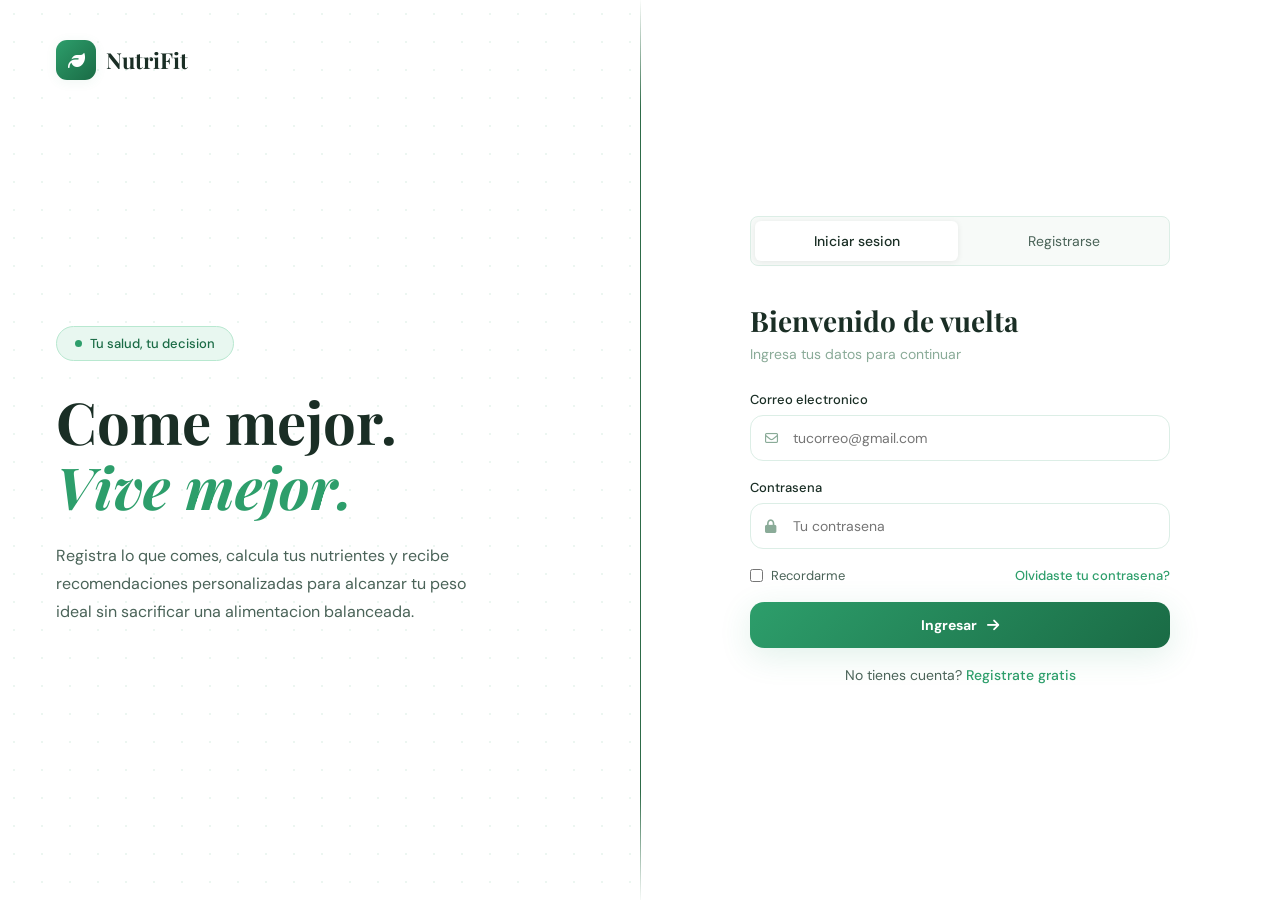
<file: pages/dashboard.html>
<!DOCTYPE html>
<html lang="es">
<head>
  <meta charset="UTF-8">
  <meta name="viewport" content="width=device-width, initial-scale=1.0">
  <meta name="description" content="NutriFit — Tu panel de alimentación saludable">
  <title>Dashboard — NutriFit</title>
  <link href="https://fonts.googleapis.com/css2?family=Playfair+Display:ital,wght@0,700;1,700&family=DM+Sans:wght@300;400;500&display=swap" rel="stylesheet">
  <link rel="stylesheet" href="https://cdnjs.cloudflare.com/ajax/libs/font-awesome/6.5.0/css/all.min.css">
  <script defer src="../js/auth.js"></script>
  <style>
    :root {
      --green-dark:   #1a6b45;
      --green-main:   #2d9e6b;
      --green-light:  #e8f7f0;
      --green-soft:   #b8e8d0;
      --text-dark:    #1a2e25;
      --text-mid:     #4a6358;
      --text-light:   #8aab98;
      --bg-page:      #f2f7f4;
      --bg-white:     #ffffff;
      --border:       #dceee6;
      --shadow-sm:    0 2px 8px rgba(45,158,107,0.08);
      --shadow-md:    0 8px 28px rgba(45,158,107,0.13);
      --radius-sm:    8px;
      --radius-md:    14px;
      --radius-lg:    20px;
      --sidebar-w:    260px;
      --font-display: 'Playfair Display', Georgia, serif;
      --font-body:    'DM Sans', sans-serif;
    }
    *, *::before, *::after { box-sizing: border-box; margin: 0; padding: 0; }
    html, body { height: 100%; }
    body { font-family: var(--font-body); background: var(--bg-page); color: var(--text-dark); overflow-x: hidden; }

    /* ============================
       LAYOUT APP
    ============================ */
    .app { display: flex; min-height: 100vh; }

    /* ============================
       SIDEBAR
    ============================ */
    .sidebar {
      width: var(--sidebar-w);
      background: var(--green-dark);
      display: flex;
      flex-direction: column;
      position: fixed;
      top: 0; left: 0; bottom: 0;
      z-index: 200;
      transition: transform 0.3s ease;
      overflow-y: auto;
    }
    .sidebar__logo {
      display: flex;
      align-items: center;
      gap: 10px;
      padding: 28px 24px 24px;
      border-bottom: 1px solid rgba(255,255,255,0.1);
    }
    .sidebar__logo-icon {
      width: 36px; height: 36px;
      background: var(--green-main);
      border-radius: 9px;
      display: flex; align-items: center; justify-content: center;
      color: white; font-size: 15px;
    }
    .sidebar__logo-name {
      font-family: var(--font-display);
      font-size: 20px;
      font-weight: 700;
      color: white;
    }

    /* Usuario */
    .sidebar__user {
      padding: 20px 24px;
      border-bottom: 1px solid rgba(255,255,255,0.08);
    }
    .user-avatar {
      width: 42px; height: 42px;
      background: var(--green-main);
      border-radius: 50%;
      display: flex; align-items: center; justify-content: center;
      color: white; font-size: 16px; font-weight: 500;
      margin-bottom: 10px;
    }
    .user-name  { font-size: 14px; font-weight: 500; color: white; }
    .user-email { font-size: 12px; color: rgba(255,255,255,0.45); margin-top: 2px; overflow-wrap: anywhere; }

    /* Navegación */
    .sidebar__nav { padding: 16px 0; flex: 1; }
    .nav-section-label {
      font-size: 10px;
      font-weight: 500;
      text-transform: uppercase;
      letter-spacing: 0.1em;
      color: rgba(255,255,255,0.35);
      padding: 12px 24px 6px;
    }
    .nav-item {
      display: flex;
      align-items: center;
      gap: 12px;
      padding: 11px 24px;
      font-size: 14px;
      color: rgba(255,255,255,0.65);
      cursor: pointer;
      transition: all 0.2s;
      border-left: 3px solid transparent;
      text-decoration: none;
    }
    .nav-item i { width: 18px; text-align: center; font-size: 14px; }
    .nav-item:hover { background: rgba(255,255,255,0.07); color: white; }
    .nav-item.active {
      background: rgba(255,255,255,0.1);
      color: white;
      border-left-color: var(--green-soft);
      font-weight: 500;
    }

    /* Logout */
    .sidebar__logout {
      padding: 16px 24px;
      border-top: 1px solid rgba(255,255,255,0.1);
    }
    .btn-logout {
      display: flex;
      align-items: center;
      gap: 10px;
      font-size: 13px;
      color: rgba(255,255,255,0.5);
      cursor: pointer;
      background: none;
      border: none;
      font-family: var(--font-body);
      padding: 8px 0;
      transition: color 0.2s;
      width: 100%;
    }
    .btn-logout:hover { color: #ff8a8a; }

    /* ============================
       CONTENIDO PRINCIPAL
    ============================ */
    .main {
      margin-left: var(--sidebar-w);
      flex: 1;
      display: flex;
      flex-direction: column;
      min-height: 100vh;
    }

    /* Topbar móvil */
    .topbar {
      display: none;
      background: var(--bg-white);
      border-bottom: 1px solid var(--border);
      padding: 14px 20px;
      align-items: center;
      justify-content: space-between;
      position: sticky;
      top: 0;
      z-index: 100;
    }
    .topbar-logo { display: flex; align-items: center; gap: 8px; }
    .topbar-logo span { font-family: var(--font-display); font-size: 18px; font-weight: 700; color: var(--text-dark); }
    .btn-menu {
      background: none;
      border: none;
      cursor: pointer;
      display: flex;
      flex-direction: column;
      gap: 5px;
      padding: 4px;
    }
    .btn-menu span {
      display: block;
      width: 22px; height: 2px;
      background: var(--text-dark);
      border-radius: 2px;
      transition: all 0.28s;
    }
    .btn-menu.open span:nth-child(1) { transform: rotate(45deg) translate(5px,5px); }
    .btn-menu.open span:nth-child(2) { opacity: 0; }
    .btn-menu.open span:nth-child(3) { transform: rotate(-45deg) translate(5px,-5px); }

    /* Overlay móvil */
    .overlay {
      display: none;
      position: fixed; inset: 0;
      background: rgba(0,0,0,0.45);
      z-index: 150;
    }
    .overlay.show { display: block; }

    /* Contenido */
    .content { padding: 36px 36px 60px; width: 100%; }

    /* Header bienvenida */
    .welcome-header { margin-bottom: 32px; }
    .welcome-header h1 {
      font-family: var(--font-display);
      font-size: clamp(24px, 3.5vw, 34px);
      font-weight: 700;
      color: var(--text-dark);
      margin-bottom: 6px;
    }
    .welcome-header h1 em { font-style: italic; color: var(--green-main); }
    .welcome-header p { font-size: 15px; color: var(--text-mid); }

    /* Stats rápidas */
    .stats-row {
      display: grid;
      grid-template-columns: repeat(4, 1fr);
      gap: 16px;
      margin-bottom: 32px;
    }
    .stat-card {
      background: var(--bg-white);
      border-radius: var(--radius-md);
      padding: 20px 22px;
      border: 1px solid var(--border);
      display: flex;
      align-items: center;
      gap: 16px;
      box-shadow: var(--shadow-sm);
    }
    .stat-icon {
      width: 44px; height: 44px;
      border-radius: var(--radius-sm);
      display: flex; align-items: center; justify-content: center;
      font-size: 18px; flex-shrink: 0;
    }
    .stat-icon--green  { background: var(--green-light); color: var(--green-main); }
    .stat-icon--blue   { background: #e8f1fb; color: #3b82c4; }
    .stat-icon--orange { background: #fdf0e6; color: #e07b39; }
    .stat-icon--purple { background: #f0ebfa; color: #7c5cbf; }
    .stat-num   { font-size: 22px; font-weight: 500; color: var(--text-dark); line-height: 1; }
    .stat-label { font-size: 12px; color: var(--text-light); margin-top: 3px; }

    /* Grid módulos */
    .modules-title {
      font-family: var(--font-display);
      font-size: 20px;
      font-weight: 700;
      color: var(--text-dark);
      margin-bottom: 20px;
    }
    .modules-grid {
      display: grid;
      grid-template-columns: repeat(3, 1fr);
      gap: 20px;
      margin-bottom: 32px;
    }
    .stats-row > *,
    .modules-grid > * { min-width: 0; }
    .module-card {
      background: var(--bg-white);
      border: 1px solid var(--border);
      border-radius: var(--radius-md);
      padding: 26px 24px;
      cursor: pointer;
      transition: transform 0.22s, box-shadow 0.22s, border-color 0.22s;
      text-decoration: none;
      display: block;
    }
    .module-card:hover {
      transform: translateY(-4px);
      box-shadow: var(--shadow-md);
      border-color: var(--green-soft);
    }
    .module-card--highlight {
      background: var(--green-main);
      border-color: var(--green-main);
    }
    .module-card--highlight .module-name,
    .module-card--highlight .module-desc { color: rgba(255,255,255,0.92); }
    .module-card--highlight .module-link { color: rgba(255,255,255,0.8); }
    .module-icon {
      width: 48px; height: 48px;
      border-radius: var(--radius-sm);
      display: flex; align-items: center; justify-content: center;
      font-size: 20px;
      margin-bottom: 18px;
    }
    .mi-green  { background: var(--green-light); color: var(--green-main); }
    .mi-blue   { background: #e8f1fb; color: #3b82c4; }
    .mi-orange { background: #fdf0e6; color: #e07b39; }
    .mi-purple { background: #f0ebfa; color: #7c5cbf; }
    .mi-teal   { background: #e5f6f6; color: #2a9d9e; }
    .mi-white  { background: rgba(255,255,255,0.2); color: white; }
    .module-name { font-size: 15px; font-weight: 500; color: var(--text-dark); margin-bottom: 8px; }
    .module-desc { font-size: 13px; color: var(--text-mid); line-height: 1.6; margin-bottom: 16px; }
    .module-link { font-size: 13px; font-weight: 500; color: var(--green-main); display: inline-flex; align-items: center; gap: 6px; }
    .module-link:hover { gap: 10px; }

    /* Acceso rápido catálogo */
    .quick-table { background: var(--bg-white); border-radius: var(--radius-md); border: 1px solid var(--border); overflow: hidden; box-shadow: var(--shadow-sm); }
    .quick-table-header { display: flex; justify-content: space-between; align-items: center; gap: 12px; flex-wrap: wrap; padding: 20px 24px; border-bottom: 1px solid var(--border); }
    .quick-table-header h3 { font-family: var(--font-display); font-size: 17px; font-weight: 700; color: var(--text-dark); }
    .quick-table-header a { font-size: 13px; font-weight: 500; color: var(--green-main); text-decoration: none; }
    .quick-table-wrap { overflow-x: auto; -webkit-overflow-scrolling: touch; }
    table { width: 100%; min-width: 560px; border-collapse: collapse; font-size: 13px; }
    th { padding: 11px 20px; text-align: left; font-weight: 500; color: var(--text-light); font-size: 11px; text-transform: uppercase; letter-spacing: 0.06em; background: var(--bg-page); border-bottom: 1px solid var(--border); }
    td { padding: 13px 20px; border-bottom: 1px solid var(--border); color: var(--text-mid); }
    tr:last-child td { border-bottom: none; }
    tr:hover td { background: var(--bg-page); }
    .food-row { display: inline-flex; align-items: center; gap: 10px; }
    .food-row__image { width: 36px; height: 36px; border-radius: 10px; overflow: hidden; flex-shrink: 0; background: var(--green-light); }
    .food-row__image img { width: 100%; height: 100%; object-fit: cover; display: block; }
    .food-row__label { color: var(--text-dark); font-weight: 600; font-size: 13px; white-space: nowrap; }
    .food-badge { display:inline-block; padding:2px 8px; border-radius:12px; font-size:11px; font-weight:500; }
    .fb-p { background:#fce8e8; color:#b03030; }
    .fb-v { background:var(--green-light); color:var(--green-dark); }
    .fb-f { background:#fff0e0; color:#b05c10; }
    .fb-c { background:#fffbe0; color:#8a7010; }
    .fb-g { background:#f0ebfa; color:#7c5cbf; }

    /* ============================
       RESPONSIVE
    ============================ */
    @media (max-width: 900px) {
      .stats-row     { grid-template-columns: repeat(2,1fr); }
      .modules-grid  { grid-template-columns: repeat(2,1fr); }
    }

    @media (max-width: 700px) {
      .sidebar { transform: translateX(-100%); }
      .sidebar.open { transform: translateX(0); }
      .main   { margin-left: 0; }
      .topbar { display: flex; }
      .content { padding: 24px 16px 48px; }
      .stats-row    { grid-template-columns: 1fr 1fr; gap: 12px; }
      .modules-grid { grid-template-columns: 1fr; }
      .quick-table-header { padding: 16px 18px; }
    }

    @media (max-width: 560px) {
      .welcome-header p { font-size: 14px; }
      .quick-table-header a { width: 100%; }
    }

    @media (max-width: 420px) {
      .stats-row { grid-template-columns: 1fr; }
    }

    /* Animación entrada cards */
    @keyframes fadeUp {
      from { opacity:0; transform:translateY(14px); }
      to   { opacity:1; transform:translateY(0); }
    }
    .stat-card    { animation: fadeUp 0.4s ease both; }
    .stat-card:nth-child(1) { animation-delay:.05s; }
    .stat-card:nth-child(2) { animation-delay:.1s;  }
    .stat-card:nth-child(3) { animation-delay:.15s; }
    .stat-card:nth-child(4) { animation-delay:.2s;  }
    .module-card  { animation: fadeUp 0.4s ease both; }
    .module-card:nth-child(1) { animation-delay:.1s;  }
    .module-card:nth-child(2) { animation-delay:.15s; }
    .module-card:nth-child(3) { animation-delay:.2s;  }
    .module-card:nth-child(4) { animation-delay:.25s; }
    .module-card:nth-child(5) { animation-delay:.3s;  }
    .module-card:nth-child(6) { animation-delay:.35s; }
  </style>
</head>
<body>

<div class="app">

  <!-- ===== SIDEBAR ===== -->
  <aside class="sidebar" id="sidebar">
    <div class="sidebar__logo">
      <div class="sidebar__logo-icon"><i class="fa-solid fa-leaf"></i></div>
      <span class="sidebar__logo-name">NutriFit</span>
    </div>
    <div class="sidebar__user">
      <div class="user-avatar" id="user-avatar">U</div>
      <p class="user-name"  id="user-name">Usuario</p>
      <p class="user-email" id="user-email">correo@email.com</p>
    </div>
    <nav class="sidebar__nav">
      <span class="nav-section-label">Principal</span>
      <a class="nav-item" data-page="dashboard" href="dashboard.html"><i class="fa-solid fa-house"></i> Inicio</a>

      <span class="nav-section-label">Mis herramientas</span>
      <a class="nav-item" data-page="nutrientes" href="nutrientes.html"><i class="fa-solid fa-chart-pie"></i> Contador de nutrientes</a>
      <a class="nav-item" data-page="calculadora" href="calculadora.html"><i class="fa-solid fa-weight-scale"></i> Calculadora IMC</a>
      <a class="nav-item" data-page="recomendador" href="recomendador.html"><i class="fa-solid fa-seedling"></i> Recomendador de dieta</a>
      <a class="nav-item" data-page="seguimiento" href="seguimiento.html"><i class="fa-solid fa-chart-line"></i> Seguimiento semanal</a>

      <span class="nav-section-label">Explorar</span>
      <a class="nav-item" data-page="catalogo" href="catalogo.html"><i class="fa-solid fa-book-open"></i> Catálogo de alimentos</a>
      <a class="nav-item" data-page="perfil" href="perfil.html"><i class="fa-solid fa-user"></i> Perfil</a>
      <a class="nav-item" data-page="contacto" href="contacto.html"><i class="fa-solid fa-envelope"></i> Contacto</a>
    </nav>
    <div class="sidebar__logout">
      <button class="btn-logout" onclick="logout()">
        <i class="fa-solid fa-right-from-bracket"></i> Cerrar sesión
      </button>
    </div>
  </aside>

  <!-- Overlay para cerrar sidebar en móvil -->
  <div class="overlay" id="overlay" onclick="closeSidebar()"></div>

  <!-- ===== MAIN ===== -->
  <main class="main">

    <!-- Topbar móvil -->
    <div class="topbar">
      <div class="topbar-logo">
        <div class="sidebar__logo-icon" style="width:30px;height:30px;font-size:13px;"><i class="fa-solid fa-leaf"></i></div>
        <span>NutriFit</span>
      </div>
      <button class="btn-menu" id="btn-menu" onclick="toggleSidebar()" aria-label="Menú">
        <span></span><span></span><span></span>
      </button>
    </div>

    <!-- Contenido -->
    <div class="content">

      <!-- Bienvenida -->
      <div class="welcome-header">
        <h1>Hola, <em id="greeting-name">amigo</em> 👋</h1>
        <p>Bienvenido a tu panel de alimentación saludable. ¿Qué hacemos hoy?</p>
      </div>

      <!-- Stats rápidas -->
      <div class="stats-row">
        <div class="stat-card">
          <div class="stat-icon stat-icon--green"><i class="fa-solid fa-fire"></i></div>
          <div><p class="stat-num">0</p><p class="stat-label">kcal registradas hoy</p></div>
        </div>
        <div class="stat-card">
          <div class="stat-icon stat-icon--blue"><i class="fa-solid fa-droplet"></i></div>
          <div><p class="stat-num">0g</p><p class="stat-label">Proteínas del día</p></div>
        </div>
        <div class="stat-card">
          <div class="stat-icon stat-icon--orange"><i class="fa-solid fa-heart-pulse"></i></div>
          <div><p class="stat-num" id="imc-stat">—</p><p class="stat-label">Tu IMC</p></div>
        </div>
        <div class="stat-card">
          <div class="stat-icon stat-icon--purple"><i class="fa-solid fa-trophy"></i></div>
          <div><p class="stat-num">Día 1</p><p class="stat-label">Racha activa</p></div>
        </div>
      </div>

      <!-- Módulos -->
      <p class="modules-title">Tus módulos</p>
      <div class="modules-grid">
        <a class="module-card" href="registro-alimentos.html">
          <div class="module-icon mi-green"><i class="fa-solid fa-utensils"></i></div>
          <p class="module-name">Registro de alimentos</p>
          <p class="module-desc">Registra qué comiste hoy y lleva un historial diario de tu dieta.</p>
          <span class="module-link">Abrir módulo <i class="fa-solid fa-chevron-right"></i></span>
        </a>
        <a class="module-card module-card--highlight" href="nutrientes.html">
          <div class="module-icon mi-white"><i class="fa-solid fa-chart-pie"></i></div>
          <p class="module-name">Contador de nutrientes</p>
          <p class="module-desc">Visualiza tus macronutrientes del día en tiempo real.</p>
          <span class="module-link">Abrir módulo <i class="fa-solid fa-chevron-right"></i></span>
        </a>
        <a class="module-card" href="calculadora.html">
          <div class="module-icon mi-blue"><i class="fa-solid fa-weight-scale"></i></div>
          <p class="module-name">Calculadora IMC</p>
          <p class="module-desc">Calcula tu índice de masa corporal y peso ideal.</p>
          <span class="module-link">Abrir módulo <i class="fa-solid fa-chevron-right"></i></span>
        </a>
        <a class="module-card" href="recomendador.html">
          <div class="module-icon mi-orange"><i class="fa-solid fa-seedling"></i></div>
          <p class="module-name">Recomendador de dieta</p>
          <p class="module-desc">Recibe sugerencias de alimentos según tu objetivo personal.</p>
          <span class="module-link">Abrir módulo <i class="fa-solid fa-chevron-right"></i></span>
        </a>
        <a class="module-card" href="seguimiento.html">
          <div class="module-icon mi-teal"><i class="fa-solid fa-chart-line"></i></div>
          <p class="module-name">Seguimiento semanal</p>
          <p class="module-desc">Revisa tu progreso y tendencias de los últimos 7 días.</p>
          <span class="module-link">Abrir módulo <i class="fa-solid fa-chevron-right"></i></span>
        </a>
        <a class="module-card" href="catalogo.html">
          <div class="module-icon mi-purple"><i class="fa-solid fa-book-open"></i></div>
          <p class="module-name">Catálogo de alimentos</p>
          <p class="module-desc">Explora la base de datos con más de 50 alimentos y su información nutricional.</p>
          <span class="module-link">Abrir módulo <i class="fa-solid fa-chevron-right"></i></span>
        </a>
      </div>

      <!-- Tabla rápida -->
      <div class="quick-table">
        <div class="quick-table-header">
          <h3>Alimentos más consultados</h3>
          <a href="catalogo.html">Ver todos <i class="fa-solid fa-arrow-right"></i></a>
        </div>
        <div class="quick-table-wrap">
        <table>
          <thead>
            <tr>
              <th>Alimento</th>
              <th>Categoría</th>
              <th>Calorías</th>
              <th>Proteínas</th>
              <th>Carbs</th>
            </tr>
          </thead>
          <tbody>
            <tr><td><div class="food-row"><span class="food-row__image"><img src="../assets/img/huevos.jpeg" alt="Huevo entero"></span><span class="food-row__label">Huevo entero</span></div></td><td><span class="food-badge fb-p">Proteína</span></td><td>155 kcal</td><td>13g</td><td>1.1g</td></tr>
            <tr><td><div class="food-row"><span class="food-row__image"><img src="../assets/img/pechugapollo.jpeg" alt="Pechuga de pollo"></span><span class="food-row__label">Pechuga de pollo</span></div></td><td><span class="food-badge fb-p">Proteína</span></td><td>165 kcal</td><td>31g</td><td>0g</td></tr>
            <tr><td><div class="food-row"><span class="food-row__image"><img src="../assets/img/brocoli.jpeg" alt="Brócoli"></span><span class="food-row__label">Brócoli</span></div></td><td><span class="food-badge fb-v">Verdura</span></td><td>34 kcal</td><td>2.8g</td><td>7g</td></tr>
            <tr><td><div class="food-row"><span class="food-row__image"><img src="../assets/img/platanos.jpeg" alt="Plátano"></span><span class="food-row__label">Plátano</span></div></td><td><span class="food-badge fb-f">Fruta</span></td><td>89 kcal</td><td>1.1g</td><td>23g</td></tr>
            <tr><td><div class="food-row"><span class="food-row__image"><img src="../assets/img/aguacate.jpeg" alt="Aguacate"></span><span class="food-row__label">Aguacate</span></div></td><td><span class="food-badge fb-g">Grasa sana</span></td><td>160 kcal</td><td>2g</td><td>9g</td></tr>
          </tbody>
        </table>
        </div>
      </div>

    </div><!-- /content -->
  </main>
</div>

<script>
  /* =====================
     PROTECCIÓN DE RUTA
     Si no hay sesión → login
  ===================== */
  const session = JSON.parse(localStorage.getItem('nf_session') || 'null');
  if (!session) {
    window.location.href = '../login.html';
  } else {
    // Mostrar datos del usuario
    const nombre = session.nombre || 'Usuario';
    const inicial = nombre.charAt(0).toUpperCase();
    document.getElementById('user-avatar').textContent = inicial;
    document.getElementById('user-name').textContent   = nombre;
    document.getElementById('user-email').textContent  = session.email || '';
    document.getElementById('greeting-name').textContent = nombre.split(' ')[0];

    document.querySelectorAll('.nav-item').forEach((item) => {
      item.classList.toggle('active', item.dataset.page === 'dashboard');
    });
    if (typeof nfEnhanceSidebar === 'function') {
      nfEnhanceSidebar('dashboard');
    }
    if (typeof nfPrefetchLinks === 'function') {
      nfPrefetchLinks();
    }

    // IMC si tiene datos
    if (session.peso && session.talla) {
      const t = session.talla / 100;
      const imc = (session.peso / (t * t)).toFixed(1);
      document.getElementById('imc-stat').textContent = imc;
    }
  }

  /* =====================
     SIDEBAR MÓVIL
  ===================== */
  function toggleSidebar() {
    const sb  = document.getElementById('sidebar');
    const ov  = document.getElementById('overlay');
    const btn = document.getElementById('btn-menu');
    sb.classList.toggle('open');
    ov.classList.toggle('show');
    btn.classList.toggle('open');
  }
  function closeSidebar() {
    document.getElementById('sidebar').classList.remove('open');
    document.getElementById('overlay').classList.remove('show');
    document.getElementById('btn-menu').classList.remove('open');
  }

  /* =====================
     LOGOUT
  ===================== */
  function logout() {
    if (confirm('¿Estás seguro de que deseas cerrar sesión?')) {
      localStorage.removeItem('nf_session');
      window.location.href = '../login.html';
    }
  }
</script>

</body>
</html>
</file>
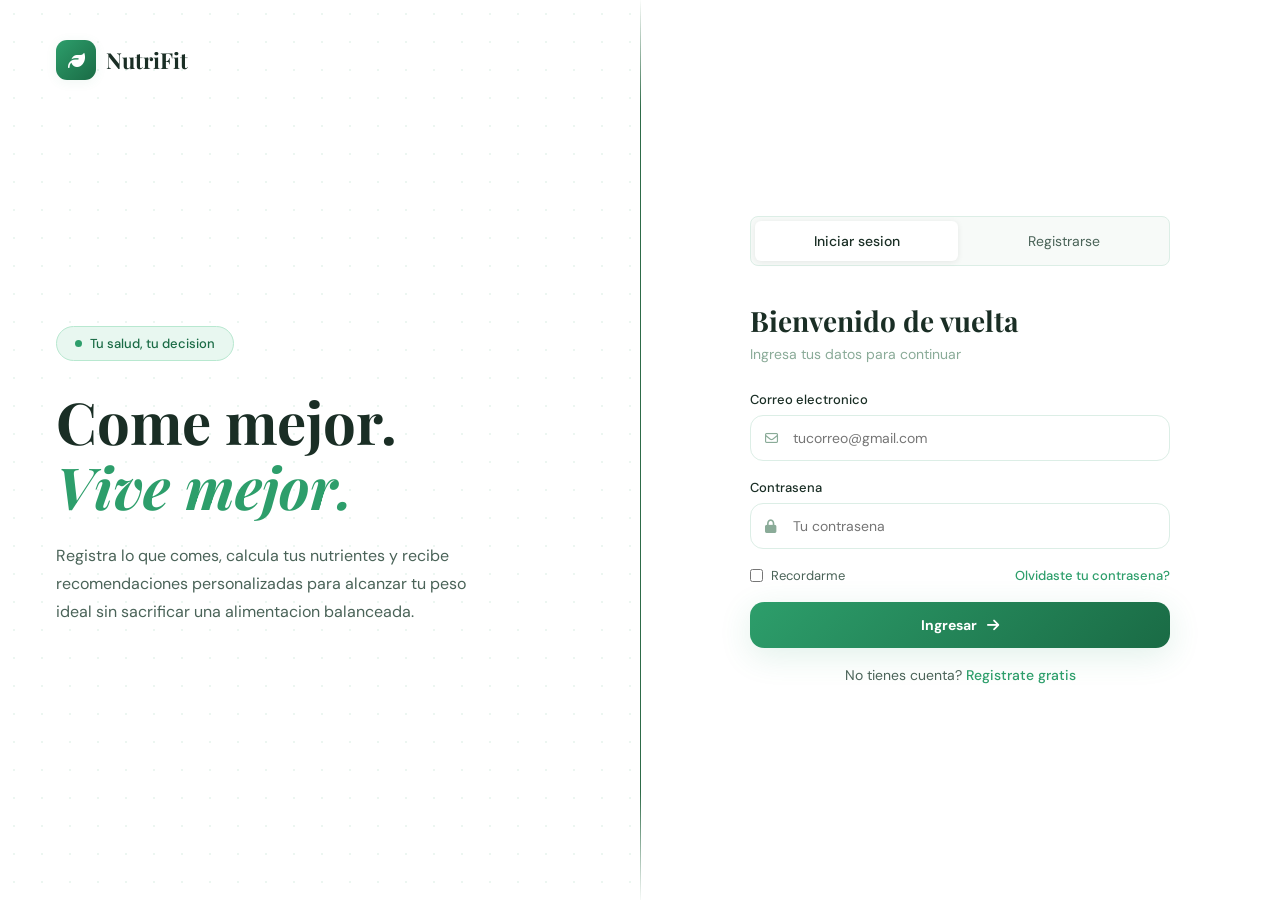
<file: pages/login.html>
<!DOCTYPE html>
<html lang="es">
<head>
  <meta charset="UTF-8">
  <meta name="viewport" content="width=device-width, initial-scale=1.0">
  <meta http-equiv="refresh" content="0; url=../login.html">
  <title>Redirigiendo a acceso</title>
  <script>
    window.location.replace("../login.html");
  </script>
</head>
<body>
  <p>Redirigiendo a <a href="../login.html">../login.html</a>...</p>
</body>
</html>
</file>
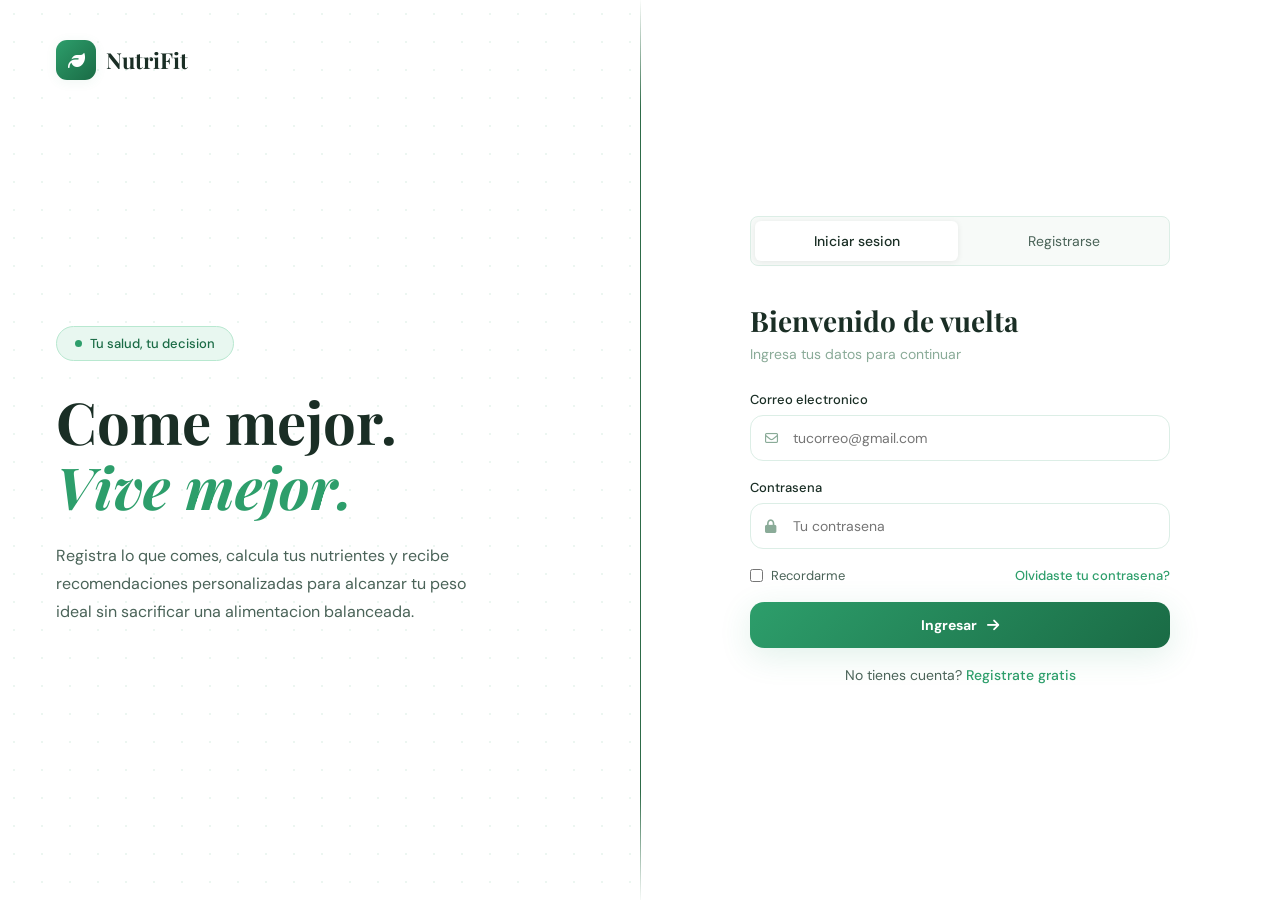
<file: pages/nutrientes.html>
<!DOCTYPE html>
<html lang="es">
<head>
  <meta charset="UTF-8">
  <meta name="viewport" content="width=device-width, initial-scale=1.0">
  <title>Contador de nutrientes | NutriFit</title>
  <link href="https://fonts.googleapis.com/css2?family=Playfair+Display:ital,wght@0,700;1,700&family=DM+Sans:wght@300;400;500;700&display=swap" rel="stylesheet">
  <link rel="stylesheet" href="https://cdnjs.cloudflare.com/ajax/libs/font-awesome/6.5.0/css/all.min.css">
  <link rel="stylesheet" href="../css/style.css">
  <script defer src="../js/auth.js"></script>
  <script>
    document.addEventListener("DOMContentLoaded", () => nfInitApp("nutrientes"));
  </script>
</head>
<body>
  <div class="app">
    <aside class="sidebar" id="sidebar">
      <div class="sidebar__logo">
        <div class="sidebar__logo-icon"><i class="fa-solid fa-leaf"></i></div>
        <span class="sidebar__logo-name">NutriFit</span>
      </div>
      <div class="sidebar__user">
        <div class="user-avatar" data-user-avatar>U</div>
        <p class="user-name" data-user-name>Usuario</p>
        <p class="user-email" data-user-email>correo@email.com</p>
      </div>
      <nav class="sidebar__nav">
        <span class="nav-section-label">Principal</span>
        <a class="nav-item" data-page="dashboard" href="dashboard.html"><i class="fa-solid fa-house"></i> Inicio</a>
        <span class="nav-section-label">Mis herramientas</span>
        <a class="nav-item" data-page="nutrientes" href="nutrientes.html"><i class="fa-solid fa-chart-pie"></i> Contador de nutrientes</a>
        <a class="nav-item" data-page="calculadora" href="calculadora.html"><i class="fa-solid fa-weight-scale"></i> Calculadora IMC</a>
        <a class="nav-item" data-page="recomendador" href="recomendador.html"><i class="fa-solid fa-seedling"></i> Recomendador de dieta</a>
        <a class="nav-item" data-page="seguimiento" href="seguimiento.html"><i class="fa-solid fa-chart-line"></i> Seguimiento semanal</a>
        <span class="nav-section-label">Explorar</span>
        <a class="nav-item" data-page="catalogo" href="catalogo.html"><i class="fa-solid fa-book-open"></i> Catalogo de alimentos</a>
        <a class="nav-item" data-page="perfil" href="perfil.html"><i class="fa-solid fa-user"></i> Perfil</a>
        <a class="nav-item" data-page="contacto" href="contacto.html"><i class="fa-solid fa-envelope"></i> Contacto</a>
      </nav>
      <div class="sidebar__logout">
        <button class="btn-logout" onclick="nfLogout()"><i class="fa-solid fa-right-from-bracket"></i> Cerrar sesion</button>
      </div>
    </aside>
    <div class="overlay" id="overlay" onclick="nfCloseSidebar()"></div>
    <main class="main">
      <div class="topbar">
        <div class="topbar-logo">
          <div class="sidebar__logo-icon" style="width:30px;height:30px;font-size:13px;"><i class="fa-solid fa-leaf"></i></div>
          <span>NutriFit</span>
        </div>
        <button class="btn-menu" id="btn-menu" onclick="nfToggleSidebar()" aria-label="Menu"><span></span><span></span><span></span></button>
      </div>
      <div class="content">
        <header class="page-header">
          <h1>Contador de nutrientes</h1>
          <p>Visualiza tus macronutrientes del dia y compara tu avance con tu objetivo nutricional.</p>
        </header>
        <section class="hero-card">
          <p>Hola, <strong data-user-first-name>Usuario</strong>. Aqui tienes un resumen rapido para que controles mejor tu alimentacion diaria con el mismo look profesional del dashboard.</p>
        </section>
        <section class="stats-grid-3">
          <article class="summary-card green">
            <h3>Proteinas</h3>
            <strong>98 g</strong>
            <span>Meta diaria: 150 g</span>
            <div class="progress-bar green"><span style="width: 65%;"></span></div>
          </article>
          <article class="summary-card blue">
            <h3>Carbohidratos</h3>
            <strong>144 g</strong>
            <span>Meta diaria: 300 g</span>
            <div class="progress-bar blue"><span style="width: 48%;"></span></div>
          </article>
          <article class="summary-card orange">
            <h3>Grasas</h3>
            <strong>43 g</strong>
            <span>Meta diaria: 60 g</span>
            <div class="progress-bar orange"><span style="width: 72%;"></span></div>
          </article>
        </section>
        <section class="panel-card" style="margin-top: 22px;">
          <h2>Consejo del dia</h2>
          <p>Distribuye la proteina en varias comidas y combina carbohidratos complejos con verduras para sostener energia y saciedad.</p>
        </section>
      </div>
    </main>
  </div>
</body>
</html>
</file>
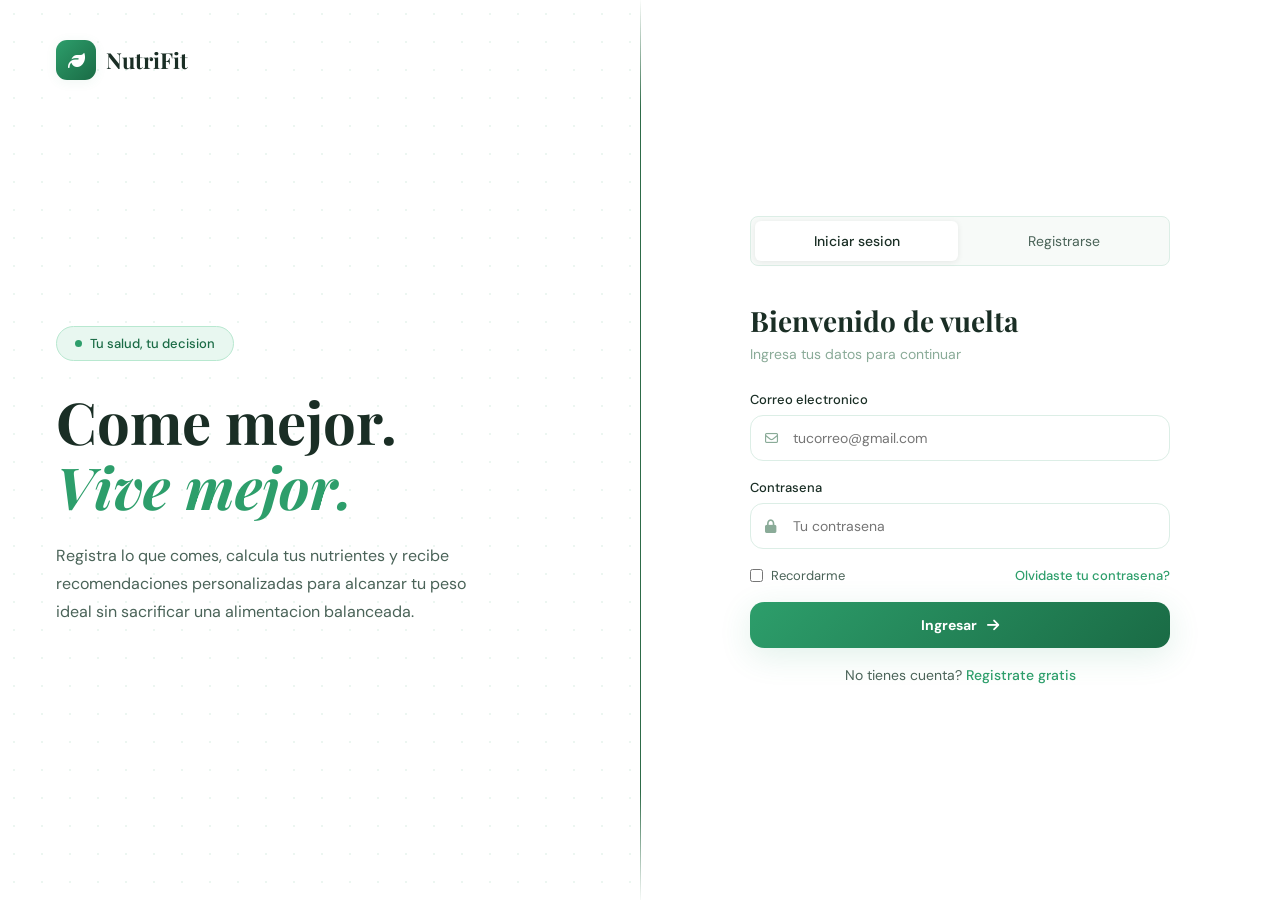
<file: pages/perfil.html>
<!DOCTYPE html>
<html lang="es">
<head>
  <meta charset="UTF-8">
  <meta name="viewport" content="width=device-width, initial-scale=1.0">
  <title>Perfil | NutriFit</title>
  <link href="https://fonts.googleapis.com/css2?family=Playfair+Display:ital,wght@0,700;1,700&family=DM+Sans:wght@300;400;500;700&display=swap" rel="stylesheet">
  <link rel="stylesheet" href="https://cdnjs.cloudflare.com/ajax/libs/font-awesome/6.5.0/css/all.min.css">
  <link rel="stylesheet" href="../css/style.css">
  <script defer src="../js/auth.js"></script>
  <script defer src="../js/data.js"></script>
  <script defer src="../js/app.js"></script>
  <style>
    .profile-shell { display: grid; gap: 22px; }
    .profile-card { padding: 28px; border-radius: 18px; border: 1px solid var(--border); background: var(--bg-white); box-shadow: var(--shadow-sm); max-width: 760px; }
    .profile-intro { display: grid; gap: 16px; margin-bottom: 18px; }
    .profile-intro h2 { margin: 0; font-family: var(--font-display); font-size: 28px; color: var(--text-dark); }
    .profile-intro p { margin: 0; color: var(--text-mid); line-height: 1.7; }
    .profile-field { display: grid; gap: 10px; margin-bottom: 18px; }
    .profile-field label { display: block; font-size: 13px; font-weight: 700; color: var(--text-dark); }
    .profile-field input,
    .profile-field select { width: 100%; padding: 12px 14px; border-radius: 14px; border: 1px solid var(--border); background: var(--bg-white); color: var(--text-dark); }
    .profile-card small { display: block; color: var(--text-mid); margin-top: 6px; }
    .profile-actions { display: flex; flex-wrap: wrap; gap: 12px; align-items: center; }
    .profile-actions .btn-primary { min-width: 220px; }
    .profile-stats { display: grid; grid-template-columns: repeat(2, minmax(0, 1fr)); gap: 18px; margin-top: 18px; }
    .profile-stat { padding: 18px; border-radius: 18px; background: var(--green-light); color: var(--green-dark); }
    .profile-stat strong { display: block; font-size: 24px; margin-bottom: 8px; }
    .profile-message { color: var(--green-dark); font-weight: 700; }
    @media (max-width: 800px) {
      .profile-stats { grid-template-columns: 1fr; }
    }
  </style>
</head>
<body>
  <div class="app">
    <aside class="sidebar" id="sidebar">
      <div class="sidebar__logo"><div class="sidebar__logo-icon"><i class="fa-solid fa-leaf"></i></div><span class="sidebar__logo-name">NutriFit</span></div>
      <div class="sidebar__user"><div class="user-avatar" data-user-avatar>U</div><p class="user-name" data-user-name>Usuario</p><p class="user-email" data-user-email>correo@email.com</p></div>
      <nav class="sidebar__nav">
        <span class="nav-section-label">Principal</span>
        <a class="nav-item" data-page="dashboard" href="dashboard.html"><i class="fa-solid fa-house"></i> Inicio</a>
        <span class="nav-section-label">Mis herramientas</span>
        <a class="nav-item" data-page="nutrientes" href="nutrientes.html"><i class="fa-solid fa-chart-pie"></i> Contador de nutrientes</a>
        <a class="nav-item" data-page="calculadora" href="calculadora.html"><i class="fa-solid fa-weight-scale"></i> Calculadora IMC</a>
        <a class="nav-item" data-page="recomendador" href="recomendador.html"><i class="fa-solid fa-seedling"></i> Recomendador de dieta</a>
        <a class="nav-item" data-page="seguimiento" href="seguimiento.html"><i class="fa-solid fa-chart-line"></i> Seguimiento semanal</a>
        <span class="nav-section-label">Explorar</span>
        <a class="nav-item" data-page="catalogo" href="catalogo.html"><i class="fa-solid fa-book-open"></i> Catalogo de alimentos</a>
        <a class="nav-item" data-page="perfil" href="perfil.html"><i class="fa-solid fa-user"></i> Perfil</a>
        <a class="nav-item" data-page="contacto" href="contacto.html"><i class="fa-solid fa-envelope"></i> Contacto</a>
      </nav>
      <div class="sidebar__logout"><button class="btn-logout" onclick="nfLogout()"><i class="fa-solid fa-right-from-bracket"></i> Cerrar sesion</button></div>
    </aside>
    <div class="overlay" id="overlay" onclick="nfCloseSidebar()"></div>
    <main class="main">
      <div class="topbar">
        <div class="topbar-logo"><div class="sidebar__logo-icon" style="width:30px;height:30px;font-size:13px;"><i class="fa-solid fa-leaf"></i></div><span>NutriFit</span></div>
        <button class="btn-menu" id="btn-menu" onclick="nfToggleSidebar()" aria-label="Menu"><span></span><span></span><span></span></button>
      </div>
      <div class="content">
        <header class="page-header">
          <h1>Mi perfil</h1>
          <p>Gestiona tu información personal y cambia tu objetivo para que el catálogo muestre alimentos según tu meta.</p>
        </header>
        <section class="profile-shell">
          <article class="profile-card">
            <div class="profile-intro">
              <h2>Información del usuario</h2>
              <p>Los datos se muestran desde tu sesión local y el objetivo se guarda en el navegador para usarlo en el catálogo.</p>
            </div>
            <div class="profile-field">
              <label>Nombre</label>
              <input type="text" id="profile-name" disabled>
            </div>
            <div class="profile-field">
              <label>Correo</label>
              <input type="email" id="profile-email" disabled>
            </div>
            <div class="profile-field">
              <label for="profile-goal">Objetivo</label>
              <select id="profile-goal">
                <option value="bajar">Bajar peso</option>
                <option value="mantener">Mantener peso</option>
                <option value="ganar">Aumentar masa muscular</option>
              </select>
              <small>Cambia tu objetivo para que el catálogo filtre los alimentos más adecuados.</small>
            </div>
            <div class="profile-actions">
              <button class="btn-primary" id="profile-save" type="button">Guardar objetivo</button>
              <span class="profile-message" id="profile-message"></span>
            </div>
            <div class="profile-stats">
              <div class="profile-stat"><strong>Meta personal</strong><span>Se usará para filtrar el catálogo.</span></div>
              <div class="profile-stat"><strong>Local</strong><span>El objetivo se guarda en el navegador sin APIs externas.</span></div>
            </div>
          </article>
        </section>
      </div>
    </main>
  </div>
  <script>
    document.addEventListener("DOMContentLoaded", () => nfInitProfilePage());
  </script>
</body>
</html>
</file>
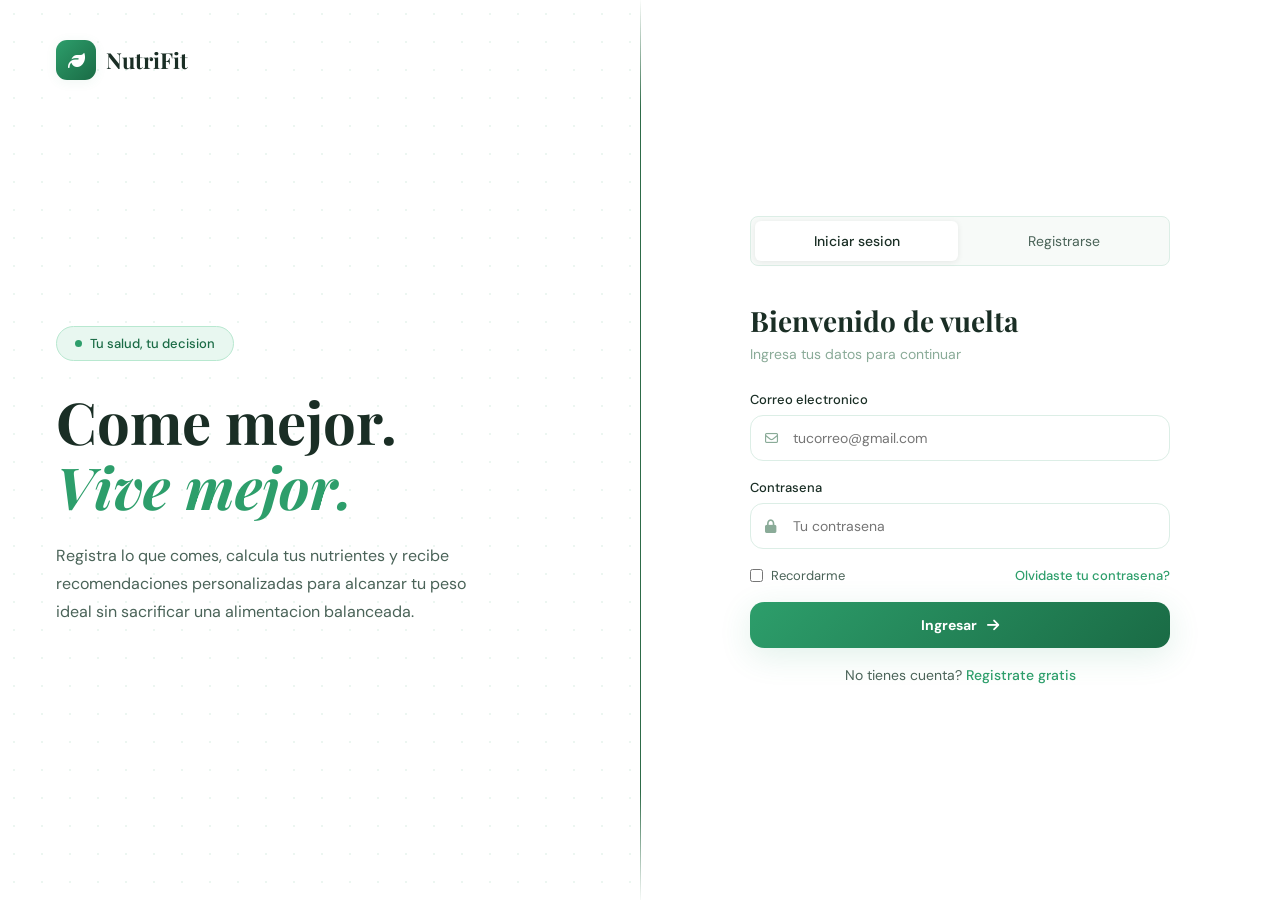
<file: pages/recomendador.html>
<!DOCTYPE html>
<html lang="es">
<head>
  <meta charset="UTF-8">
  <meta name="viewport" content="width=device-width, initial-scale=1.0">
  <title>Recomendador de dieta | NutriFit</title>
  <link href="https://fonts.googleapis.com/css2?family=Playfair+Display:ital,wght@0,700;1,700&family=DM+Sans:wght@300;400;500;700&display=swap" rel="stylesheet">
  <link rel="stylesheet" href="https://cdnjs.cloudflare.com/ajax/libs/font-awesome/6.5.0/css/all.min.css">
  <link rel="stylesheet" href="../css/style.css">
  <script defer src="../js/auth.js"></script>
  <script>
    document.addEventListener("DOMContentLoaded", () => nfInitApp("recomendador"));
  </script>
</head>
<body>
  <div class="app">
    <aside class="sidebar" id="sidebar">
      <div class="sidebar__logo"><div class="sidebar__logo-icon"><i class="fa-solid fa-leaf"></i></div><span class="sidebar__logo-name">NutriFit</span></div>
      <div class="sidebar__user"><div class="user-avatar" data-user-avatar>U</div><p class="user-name" data-user-name>Usuario</p><p class="user-email" data-user-email>correo@email.com</p></div>
      <nav class="sidebar__nav">
        <span class="nav-section-label">Principal</span>
        <a class="nav-item" data-page="dashboard" href="dashboard.html"><i class="fa-solid fa-house"></i> Inicio</a>
        <span class="nav-section-label">Mis herramientas</span>
        <a class="nav-item" data-page="nutrientes" href="nutrientes.html"><i class="fa-solid fa-chart-pie"></i> Contador de nutrientes</a>
        <a class="nav-item" data-page="calculadora" href="calculadora.html"><i class="fa-solid fa-weight-scale"></i> Calculadora IMC</a>
        <a class="nav-item" data-page="recomendador" href="recomendador.html"><i class="fa-solid fa-seedling"></i> Recomendador de dieta</a>
        <a class="nav-item" data-page="seguimiento" href="seguimiento.html"><i class="fa-solid fa-chart-line"></i> Seguimiento semanal</a>
        <span class="nav-section-label">Explorar</span>
        <a class="nav-item" data-page="catalogo" href="catalogo.html"><i class="fa-solid fa-book-open"></i> Catalogo de alimentos</a>
        <a class="nav-item" data-page="perfil" href="perfil.html"><i class="fa-solid fa-user"></i> Perfil</a>
        <a class="nav-item" data-page="contacto" href="contacto.html"><i class="fa-solid fa-envelope"></i> Contacto</a>
      </nav>
      <div class="sidebar__logout"><button class="btn-logout" onclick="nfLogout()"><i class="fa-solid fa-right-from-bracket"></i> Cerrar sesion</button></div>
    </aside>
    <div class="overlay" id="overlay" onclick="nfCloseSidebar()"></div>
    <main class="main">
      <div class="topbar">
        <div class="topbar-logo"><div class="sidebar__logo-icon" style="width:30px;height:30px;font-size:13px;"><i class="fa-solid fa-leaf"></i></div><span>NutriFit</span></div>
        <button class="btn-menu" id="btn-menu" onclick="nfToggleSidebar()" aria-label="Menu"><span></span><span></span><span></span></button>
      </div>
      <div class="content">
        <header class="page-header">
          <h1>Recomendador de dieta</h1>
          <p>Recibe sugerencias claras segun tu objetivo y manten una experiencia visual coherente con toda la aplicacion.</p>
        </header>
        <section class="hero-card">
          <p><strong data-user-first-name>Usuario</strong>, estas rutas te ayudan a decidir mejor tus comidas y organizar una estrategia nutricional mas profesional.</p>
        </section>
        <section class="plans-grid-3">
          <article class="plan-card"><h2 class="info-title">Bajar de peso</h2><ul><li>Prioriza verduras, frutas enteras y proteina magra.</li><li>Usa cenas ligeras con alto volumen y pocas calorias.</li><li>Reduce bebidas azucaradas y snacks ultraprocesados.</li></ul></article>
          <article class="plan-card"><h2 class="info-title">Mantener peso</h2><ul><li>Equilibra carbohidratos, proteinas y grasas saludables.</li><li>Manten horarios consistentes para tus comidas.</li><li>Controla porciones sin eliminar grupos de alimentos.</li></ul></article>
          <article class="plan-card"><h2 class="info-title">Aumentar masa muscular</h2><ul><li>Incluye proteina en cada comida principal.</li><li>Anade carbohidratos complejos antes y despues de entrenar.</li><li>Asegura un ligero superavit calorico sostenido.</li></ul></article>
        </section>
      </div>
    </main>
  </div>
</body>
</html>
</file>
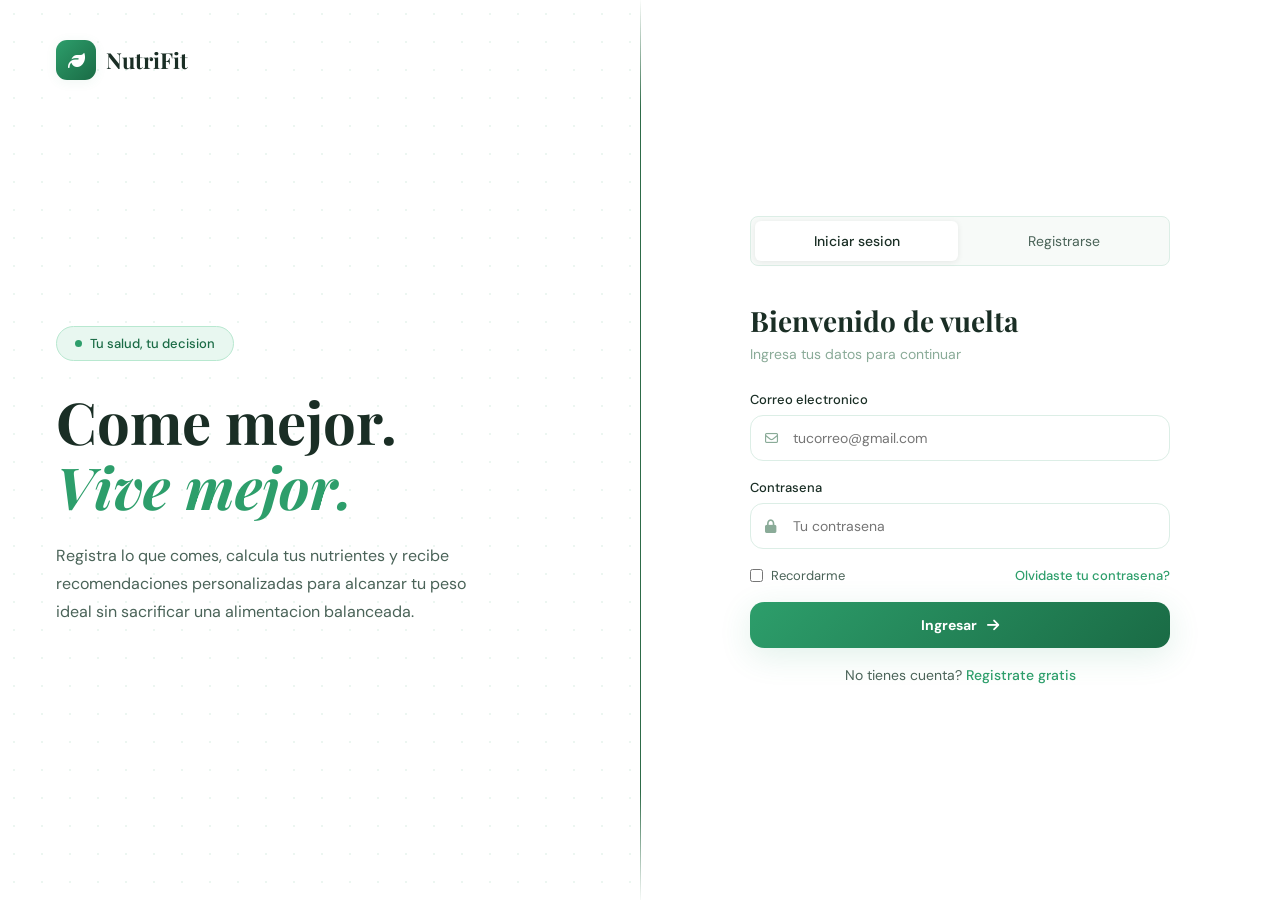
<file: pages/registro-alimentos.html>
<!DOCTYPE html>
<html lang="es">
<head>
  <meta charset="UTF-8">
  <meta name="viewport" content="width=device-width, initial-scale=1.0">
  <title>Registro de alimentos | NutriFit</title>
  <link href="https://fonts.googleapis.com/css2?family=Playfair+Display:ital,wght@0,700;1,700&family=DM+Sans:wght@300;400;500;700&display=swap" rel="stylesheet">
  <link rel="stylesheet" href="https://cdnjs.cloudflare.com/ajax/libs/font-awesome/6.5.0/css/all.min.css">
  <link rel="stylesheet" href="../css/style.css">
  <script defer src="../js/auth.js"></script>
  <script>
    document.addEventListener("DOMContentLoaded", () => nfInitApp("registro"));
  </script>
</head>
<body>
  <div class="app">
    <aside class="sidebar" id="sidebar">
      <div class="sidebar__logo"><div class="sidebar__logo-icon"><i class="fa-solid fa-leaf"></i></div><span class="sidebar__logo-name">NutriFit</span></div>
      <div class="sidebar__user"><div class="user-avatar" data-user-avatar>U</div><p class="user-name" data-user-name>Usuario</p><p class="user-email" data-user-email>correo@email.com</p></div>
      <nav class="sidebar__nav">
        <span class="nav-section-label">Principal</span>
        <a class="nav-item" data-page="dashboard" href="dashboard.html"><i class="fa-solid fa-house"></i> Inicio</a>
        <span class="nav-section-label">Mis herramientas</span>
        <a class="nav-item" data-page="nutrientes" href="nutrientes.html"><i class="fa-solid fa-chart-pie"></i> Contador de nutrientes</a>
        <a class="nav-item" data-page="calculadora" href="calculadora.html"><i class="fa-solid fa-weight-scale"></i> Calculadora IMC</a>
        <a class="nav-item" data-page="recomendador" href="recomendador.html"><i class="fa-solid fa-seedling"></i> Recomendador de dieta</a>
        <a class="nav-item" data-page="seguimiento" href="seguimiento.html"><i class="fa-solid fa-chart-line"></i> Seguimiento semanal</a>
        <span class="nav-section-label">Explorar</span>
        <a class="nav-item" data-page="catalogo" href="catalogo.html"><i class="fa-solid fa-book-open"></i> Catalogo de alimentos</a>
        <a class="nav-item" data-page="perfil" href="perfil.html"><i class="fa-solid fa-user"></i> Perfil</a>
        <a class="nav-item" data-page="contacto" href="contacto.html"><i class="fa-solid fa-envelope"></i> Contacto</a>
      </nav>
      <div class="sidebar__logout"><button class="btn-logout" onclick="nfLogout()"><i class="fa-solid fa-right-from-bracket"></i> Cerrar sesion</button></div>
    </aside>
    <div class="overlay" id="overlay" onclick="nfCloseSidebar()"></div>
    <main class="main">
      <div class="topbar">
        <div class="topbar-logo"><div class="sidebar__logo-icon" style="width:30px;height:30px;font-size:13px;"><i class="fa-solid fa-leaf"></i></div><span>NutriFit</span></div>
        <button class="btn-menu" id="btn-menu" onclick="nfToggleSidebar()" aria-label="Menu"><span></span><span></span><span></span></button>
      </div>
      <div class="content">
        <header class="page-header">
          <h1>Registro de alimentos</h1>
          <p>Registra tus comidas dentro de una vista limpia y profesional, conectada al mismo sidebar de navegacion.</p>
        </header>
        <div class="panel-grid-2">
          <section class="panel-card">
            <h2>Registrar comida</h2>
            <div class="form-grid-2">
              <div class="field"><label for="meal-name">Alimento</label><input id="meal-name" type="text" placeholder="Ej. Pechuga de pollo"></div>
              <div class="field"><label for="meal-time">Momento</label><select id="meal-time"><option>Desayuno</option><option>Almuerzo</option><option>Cena</option><option>Snack</option></select></div>
              <div class="field"><label for="meal-portion">Porcion</label><input id="meal-portion" type="text" placeholder="150 g"></div>
              <div class="field"><label for="meal-kcal">Calorias</label><input id="meal-kcal" type="number" placeholder="250"></div>
            </div>
            <button class="action-button" type="button">Guardar registro</button>
          </section>
          <section class="table-card">
            <div class="table-card__header"><h2>Resumen de hoy</h2><span class="pill">3 comidas</span></div>
            <div class="table-wrap">
              <table>
                <thead><tr><th>Comida</th><th>Hora</th><th>Kcal</th></tr></thead>
                <tbody>
                  <tr><td>Avena con platano</td><td>08:00</td><td>320</td></tr>
                  <tr><td>Pollo con arroz</td><td>13:30</td><td>540</td></tr>
                  <tr><td>Yogur griego</td><td>17:45</td><td>160</td></tr>
                </tbody>
              </table>
            </div>
          </section>
        </div>
      </div>
    </main>
  </div>
</body>
</html>
</file>
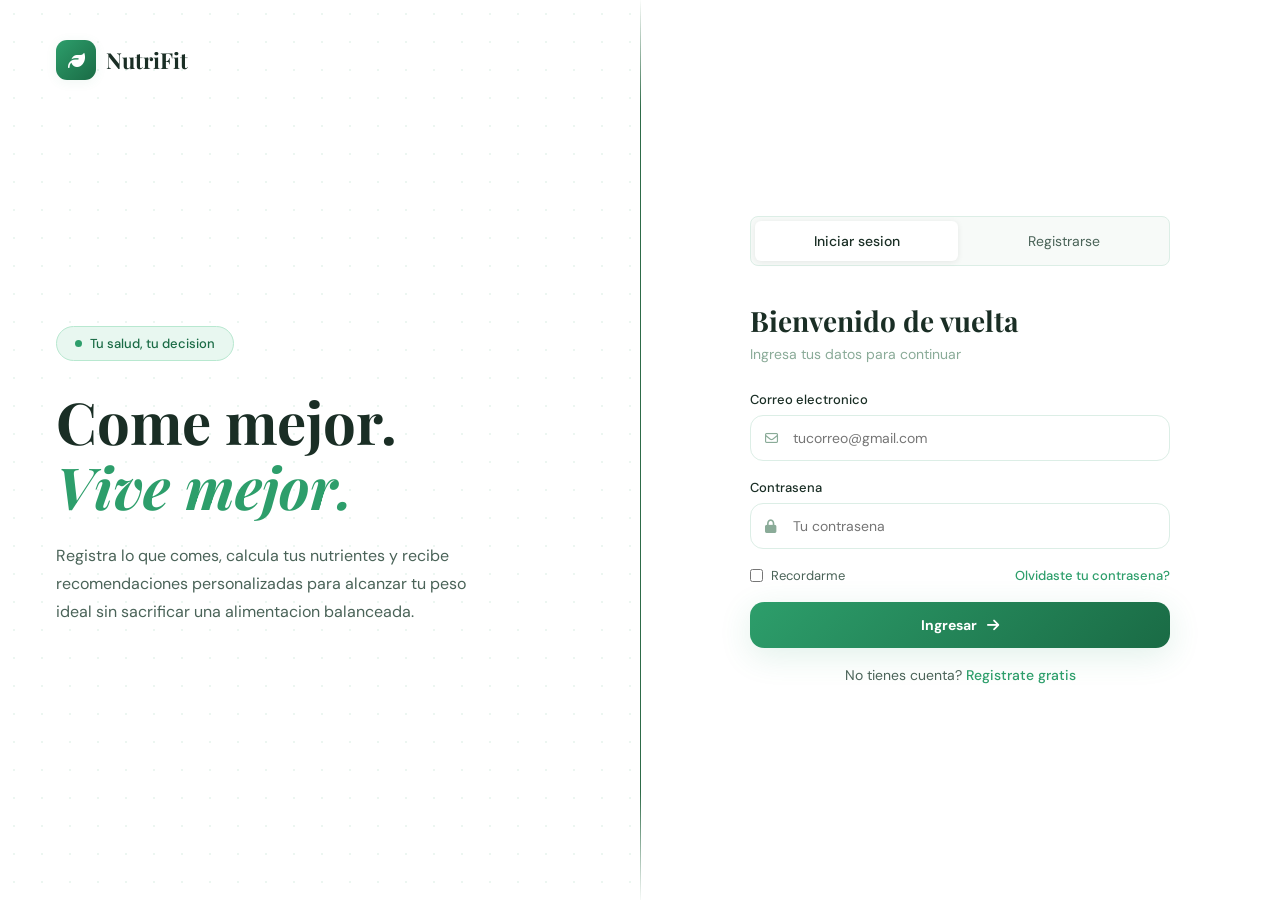
<file: pages/seguimiento.html>
<!DOCTYPE html>
<html lang="es">
<head>
  <meta charset="UTF-8">
  <meta name="viewport" content="width=device-width, initial-scale=1.0">
  <title>Seguimiento semanal | NutriFit</title>
  <link href="https://fonts.googleapis.com/css2?family=Playfair+Display:ital,wght@0,700;1,700&family=DM+Sans:wght@300;400;500;700&display=swap" rel="stylesheet">
  <link rel="stylesheet" href="https://cdnjs.cloudflare.com/ajax/libs/font-awesome/6.5.0/css/all.min.css">
  <link rel="stylesheet" href="../css/style.css">
  <script defer src="../js/auth.js"></script>
  <script>
    document.addEventListener("DOMContentLoaded", () => nfInitApp("seguimiento"));
  </script>
</head>
<body>
  <div class="app">
    <aside class="sidebar" id="sidebar">
      <div class="sidebar__logo"><div class="sidebar__logo-icon"><i class="fa-solid fa-leaf"></i></div><span class="sidebar__logo-name">NutriFit</span></div>
      <div class="sidebar__user"><div class="user-avatar" data-user-avatar>U</div><p class="user-name" data-user-name>Usuario</p><p class="user-email" data-user-email>correo@email.com</p></div>
      <nav class="sidebar__nav">
        <span class="nav-section-label">Principal</span>
        <a class="nav-item" data-page="dashboard" href="dashboard.html"><i class="fa-solid fa-house"></i> Inicio</a>
        <span class="nav-section-label">Mis herramientas</span>
        <a class="nav-item" data-page="nutrientes" href="nutrientes.html"><i class="fa-solid fa-chart-pie"></i> Contador de nutrientes</a>
        <a class="nav-item" data-page="calculadora" href="calculadora.html"><i class="fa-solid fa-weight-scale"></i> Calculadora IMC</a>
        <a class="nav-item" data-page="recomendador" href="recomendador.html"><i class="fa-solid fa-seedling"></i> Recomendador de dieta</a>
        <a class="nav-item" data-page="seguimiento" href="seguimiento.html"><i class="fa-solid fa-chart-line"></i> Seguimiento semanal</a>
        <span class="nav-section-label">Explorar</span>
        <a class="nav-item" data-page="catalogo" href="catalogo.html"><i class="fa-solid fa-book-open"></i> Catalogo de alimentos</a>
        <a class="nav-item" data-page="perfil" href="perfil.html"><i class="fa-solid fa-user"></i> Perfil</a>
        <a class="nav-item" data-page="contacto" href="contacto.html"><i class="fa-solid fa-envelope"></i> Contacto</a>
      </nav>
      <div class="sidebar__logout"><button class="btn-logout" onclick="nfLogout()"><i class="fa-solid fa-right-from-bracket"></i> Cerrar sesion</button></div>
    </aside>
    <div class="overlay" id="overlay" onclick="nfCloseSidebar()"></div>
    <main class="main">
      <div class="topbar">
        <div class="topbar-logo"><div class="sidebar__logo-icon" style="width:30px;height:30px;font-size:13px;"><i class="fa-solid fa-leaf"></i></div><span>NutriFit</span></div>
        <button class="btn-menu" id="btn-menu" onclick="nfToggleSidebar()" aria-label="Menu"><span></span><span></span><span></span></button>
      </div>
      <div class="content">
        <header class="page-header">
          <h1>Seguimiento semanal</h1>
          <p>Revisa tu consistencia con una visualizacion clara y alineada al diseño principal del sistema.</p>
        </header>
        <section class="hero-card">
          <p>Tu progreso semanal te ayuda a identificar patrones y mejorar decisiones de forma sostenida.</p>
        </section>
        <section class="week-grid">
          <article class="day-card"><strong>Lun</strong><span>1250 kcal</span><div class="day-dot"></div></article>
          <article class="day-card"><strong>Mar</strong><span>1390 kcal</span><div class="day-dot"></div></article>
          <article class="day-card"><strong>Mie</strong><span>1480 kcal</span><div class="day-dot"></div></article>
          <article class="day-card"><strong>Jue</strong><span>1320 kcal</span><div class="day-dot"></div></article>
          <article class="day-card"><strong>Vie</strong><span>1510 kcal</span><div class="day-dot"></div></article>
          <article class="day-card"><strong>Sab</strong><span>1600 kcal</span><div class="day-dot"></div></article>
          <article class="day-card"><strong>Dom</strong><span>1420 kcal</span><div class="day-dot"></div></article>
        </section>
      </div>
    </main>
  </div>
</body>
</html>
</file>
<file: css/login.css>
:root {
  --green-dark: #1a6b45;
  --green-main: #2d9e6b;
  --green-light: #e8f7f0;
  --green-soft: #b8e8d0;
  --green-mid: #4db88a;
  --text-dark: #1a2e25;
  --text-mid: #4a6358;
  --text-light: #8aab98;
  --bg-page: #f7faf8;
  --bg-white: #ffffff;
  --border: #dceee6;
  --border-focus: #2d9e6b;
  --error: #e05252;
  --shadow-sm: 0 2px 12px rgba(45, 158, 107, 0.08);
  --shadow-md: 0 8px 32px rgba(45, 158, 107, 0.14);
  --radius-sm: 8px;
  --radius-md: 14px;
  --radius-lg: 22px;
  --font-display: "Playfair Display", Georgia, serif;
  --font-body: "DM Sans", sans-serif;
  --divider-color: #2d6b47;
}

*,
*::before,
*::after {
  box-sizing: border-box;
  margin: 0;
  padding: 0;
}

html,
body {
  min-height: 100%;
}

body {
  font-family: var(--font-body);
  background:
    radial-gradient(circle at top left, rgba(45, 158, 107, 0.06), transparent 26%),
    linear-gradient(180deg, #fbfdfb 0%, var(--bg-page) 100%);
  color: var(--text-dark);
  overflow-x: hidden;
}

.split {
  display: grid;
  grid-template-columns: 1fr 1px 1fr;
  min-height: 100vh;
}

.panel-left,
.panel-right {
  background: var(--bg-white);
}

.panel-left {
  position: relative;
  overflow: hidden;
  display: flex;
  flex-direction: column;
  padding: 40px 56px 48px;
}

.panel-left::before {
  content: "";
  position: absolute;
  inset: 0;
  background-image: radial-gradient(circle, var(--border) 1px, transparent 1px);
  background-size: 28px 28px;
  opacity: 0.55;
  pointer-events: none;
}

.panel-left > * {
  position: relative;
  z-index: 1;
}

.divider {
  width: 1px;
  background: linear-gradient(180deg, transparent 0%, var(--divider-color) 12%, var(--divider-color) 88%, transparent 100%);
}

.logo,
.mobile-logo {
  display: flex;
  align-items: center;
  gap: 10px;
}

.logo {
  margin-bottom: auto;
}

.logo__icon {
  width: 40px;
  height: 40px;
  display: flex;
  align-items: center;
  justify-content: center;
  border-radius: 11px;
  background: linear-gradient(135deg, var(--green-main), var(--green-dark));
  color: #fff;
  font-size: 17px;
  box-shadow: var(--shadow-sm);
}

.logo__name {
  font-family: var(--font-display);
  font-size: 22px;
  font-weight: 700;
  color: var(--text-dark);
}

.hero-content {
  flex: 1;
  display: flex;
  flex-direction: column;
  justify-content: center;
  padding: 60px 0 40px;
}

.hero-tag {
  display: inline-flex;
  align-items: center;
  gap: 8px;
  width: fit-content;
  margin-bottom: 28px;
  padding: 8px 18px;
  border: 1px solid var(--green-soft);
  border-radius: 24px;
  background: var(--green-light);
  color: var(--green-dark);
  font-size: 13px;
  font-weight: 500;
}

.hero-tag::before {
  content: "";
  width: 7px;
  height: 7px;
  border-radius: 50%;
  background: var(--green-main);
}

.hero-title {
  margin-bottom: 24px;
  font-family: var(--font-display);
  font-size: clamp(38px, 5vw, 58px);
  line-height: 1.12;
}

.hero-title em {
  display: block;
  color: var(--green-main);
  font-style: italic;
}

.hero-desc {
  max-width: 420px;
  color: var(--text-mid);
  font-size: 16px;
  line-height: 1.75;
}

.panel-right {
  display: flex;
  align-items: center;
  justify-content: center;
  padding: 40px 56px;
  min-width: 0;
}

.form-box {
  width: 100%;
  max-width: 420px;
  min-width: 0;
}

.mobile-logo {
  display: none;
  margin-bottom: 24px;
}

.tabs {
  display: flex;
  margin-bottom: 36px;
  padding: 4px;
  border: 1px solid var(--border);
  border-radius: var(--radius-sm);
  background: var(--bg-page);
  gap: 4px;
}

.tab-btn {
  flex: 1;
  padding: 11px 12px;
  border: none;
  border-radius: 6px;
  background: transparent;
  color: var(--text-mid);
  font-family: var(--font-body);
  font-size: 14px;
  cursor: pointer;
  transition: all 0.22s ease;
}

.tab-btn.active {
  background: var(--bg-white);
  color: var(--text-dark);
  font-weight: 500;
  box-shadow: 0 1px 6px rgba(0, 0, 0, 0.08);
}

.auth-panel {
  display: none;
}

.auth-panel.active {
  display: block;
}

.form-title {
  margin-bottom: 6px;
  font-family: var(--font-display);
  font-size: 28px;
}

.form-subtitle {
  margin-bottom: 28px;
  color: var(--text-light);
  font-size: 14px;
}

.msg-error {
  display: none;
  align-items: center;
  gap: 10px;
  margin-bottom: 18px;
  padding: 12px 14px;
  border: 1px solid rgba(224, 82, 82, 0.2);
  border-radius: 12px;
  background: #fff5f5;
  color: var(--error);
  font-size: 13px;
  overflow-wrap: anywhere;
}

.msg-error.show {
  display: flex;
}

.form-group {
  margin-bottom: 18px;
}

.form-row {
  display: grid;
  grid-template-columns: repeat(2, minmax(0, 1fr));
  gap: 14px;
}

.form-label {
  display: block;
  margin-bottom: 7px;
  color: var(--text-dark);
  font-size: 13px;
  font-weight: 500;
}

.input-wrap {
  position: relative;
}

.input-wrap i {
  position: absolute;
  top: 50%;
  left: 15px;
  transform: translateY(-50%);
  color: var(--text-light);
  font-size: 13px;
  pointer-events: none;
}

.form-input {
  width: 100%;
  padding: 13px 16px 13px 42px;
  border: 1.5px solid var(--border);
  border-radius: 13px;
  outline: none;
  background: #fff;
  color: var(--text-dark);
  font-family: var(--font-body);
  font-size: 14px;
  transition: border-color 0.2s ease, box-shadow 0.2s ease;
}

.form-input:focus {
  border-color: var(--border-focus);
  box-shadow: 0 0 0 4px rgba(45, 158, 107, 0.1);
}

.form-input.no-icon {
  padding-left: 16px;
}

.form-check {
  display: flex;
  justify-content: space-between;
  align-items: center;
  gap: 16px;
  margin: 4px 0 18px;
  font-size: 13px;
}

.check-label {
  display: inline-flex;
  align-items: center;
  gap: 8px;
  color: var(--text-mid);
  flex-wrap: wrap;
}

.link-small,
.form-switch a {
  color: var(--green-main);
  text-decoration: none;
  font-weight: 500;
}

.btn-submit {
  width: 100%;
  display: inline-flex;
  align-items: center;
  justify-content: center;
  gap: 10px;
  padding: 14px 18px;
  border: none;
  border-radius: 14px;
  background: linear-gradient(135deg, var(--green-main), var(--green-dark));
  color: #fff;
  font-family: var(--font-body);
  font-size: 14px;
  font-weight: 700;
  cursor: pointer;
  box-shadow: var(--shadow-md);
}

.btn-submit:hover {
  filter: brightness(1.03);
}

.form-switch {
  margin-top: 18px;
  color: var(--text-mid);
  text-align: center;
  font-size: 14px;
}

@keyframes fadeUp {
  from {
    opacity: 0;
    transform: translateY(14px);
  }

  to {
    opacity: 1;
    transform: translateY(0);
  }
}

.hero-tag,
.hero-title,
.hero-desc,
.form-box {
  opacity: 0;
  animation: fadeUp 0.5s ease both;
}

.hero-tag {
  animation-delay: 0.1s;
}

.hero-title {
  animation-delay: 0.2s;
}

.hero-desc {
  animation-delay: 0.32s;
}

.form-box {
  animation-delay: 0.15s;
}

@media (max-width: 960px) {
  .split {
    grid-template-columns: 1fr;
  }

  .divider,
  .panel-left {
    display: none;
  }

  .panel-right {
    flex-direction: column;
    min-height: 100vh;
    padding: 28px 18px;
  }

  .mobile-logo {
    display: flex;
    justify-content: center;
    margin-bottom: 20px;
  }
}

@media (max-width: 640px) {
  .form-box {
    max-width: 100%;
  }

  .tabs {
    margin-bottom: 28px;
  }

  .form-row {
    grid-template-columns: 1fr;
  }

  .form-check {
    flex-direction: column;
    align-items: flex-start;
  }
}

@media (max-width: 480px) {
  .panel-right {
    padding: 20px 14px;
  }

  .form-title {
    font-size: 24px;
  }

  .form-subtitle,
  .form-switch {
    font-size: 13px;
  }

  .tab-btn {
    padding: 10px 8px;
    font-size: 13px;
  }

  .btn-submit {
    padding: 13px 16px;
  }
}
</file>
<file: css/style.css>
:root {
  --green-dark: #1a6b45;
  --green-main: #2d9e6b;
  --green-light: #e8f7f0;
  --green-soft: #b8e8d0;
  --text-dark: #1a2e25;
  --text-mid: #4a6358;
  --text-light: #8aab98;
  --bg-page: #f2f7f4;
  --bg-white: #ffffff;
  --border: #dceee6;
  --shadow-sm: 0 2px 8px rgba(45, 158, 107, 0.08);
  --shadow-md: 0 8px 28px rgba(45, 158, 107, 0.13);
  --radius-sm: 8px;
  --radius-md: 14px;
  --radius-lg: 20px;
  --sidebar-w: 260px;
  --font-display: "Playfair Display", Georgia, serif;
  --font-body: "DM Sans", sans-serif;
  --blue-light: #e8f1fb;
  --orange-light: #fdf0e6;
  --purple-light: #f0ebfa;
  --teal-light: #e5f6f6;
}

*,
*::before,
*::after {
  box-sizing: border-box;
  margin: 0;
  padding: 0;
}

html,
body {
  min-height: 100%;
}

body {
  font-family: var(--font-body);
  background: var(--bg-page);
  color: var(--text-dark);
  overflow-x: hidden;
}

a {
  color: inherit;
}

.app {
  display: flex;
  min-height: 100vh;
}

.sidebar {
  position: fixed;
  inset: 0 auto 0 0;
  width: var(--sidebar-w);
  display: flex;
  flex-direction: column;
  background: var(--green-dark);
  overflow-y: auto;
  z-index: 200;
  transition: transform 0.3s ease;
}

.sidebar__logo {
  display: flex;
  align-items: center;
  gap: 10px;
  padding: 28px 24px 24px;
  border-bottom: 1px solid rgba(255, 255, 255, 0.1);
}

.sidebar__logo-icon {
  width: 36px;
  height: 36px;
  display: flex;
  align-items: center;
  justify-content: center;
  border-radius: 9px;
  background: var(--green-main);
  color: #fff;
  font-size: 15px;
}

.sidebar__logo-name {
  color: #fff;
  font-family: var(--font-display);
  font-size: 20px;
  font-weight: 700;
}

.sidebar__user {
  padding: 20px 24px;
  border-bottom: 1px solid rgba(255, 255, 255, 0.08);
}

.user-avatar {
  width: 42px;
  height: 42px;
  display: flex;
  align-items: center;
  justify-content: center;
  margin-bottom: 10px;
  border-radius: 50%;
  background: var(--green-main);
  color: #fff;
  font-size: 16px;
  font-weight: 500;
}

.user-name {
  color: #fff;
  font-size: 14px;
  font-weight: 500;
}

.user-email {
  margin-top: 2px;
  color: rgba(255, 255, 255, 0.45);
  font-size: 12px;
  overflow-wrap: anywhere;
}

.sidebar__nav {
  flex: 1;
  padding: 16px 0;
}

.nav-section-label {
  display: block;
  padding: 12px 24px 6px;
  color: rgba(255, 255, 255, 0.35);
  font-size: 10px;
  font-weight: 500;
  letter-spacing: 0.1em;
  text-transform: uppercase;
}

.nav-item {
  display: flex;
  align-items: center;
  gap: 12px;
  padding: 11px 24px;
  border-left: 3px solid transparent;
  color: rgba(255, 255, 255, 0.65);
  text-decoration: none;
  font-size: 14px;
  transition: all 0.2s;
  position: relative;
  overflow: hidden;
}

.nav-item i {
  width: 18px;
  text-align: center;
  font-size: 14px;
}

.nav-item__content {
  display: inline-flex;
  align-items: center;
  gap: 12px;
  min-width: 0;
}

.nav-item__indicator {
  display: none;
}

.nav-item:hover {
  background: rgba(255, 255, 255, 0.07);
  color: #fff;
}

.nav-item.active {
  border-left-color: var(--green-soft);
  background: rgba(255, 255, 255, 0.1);
  color: #fff;
  font-weight: 500;
}

.sidebar__logout {
  padding: 16px 24px;
  border-top: 1px solid rgba(255, 255, 255, 0.1);
}

.btn-logout {
  width: 100%;
  display: flex;
  align-items: center;
  gap: 10px;
  padding: 8px 0;
  border: none;
  background: none;
  color: rgba(255, 255, 255, 0.55);
  font-family: var(--font-body);
  font-size: 13px;
  cursor: pointer;
}

.btn-logout:hover {
  color: #ff8a8a;
}

.main {
  flex: 1;
  margin-left: var(--sidebar-w);
  min-height: 100vh;
  display: flex;
  flex-direction: column;
}

.topbar {
  display: none;
  position: sticky;
  top: 0;
  z-index: 100;
  justify-content: space-between;
  align-items: center;
  padding: 14px 20px;
  border-bottom: 1px solid var(--border);
  background: var(--bg-white);
}

.topbar-logo {
  display: flex;
  align-items: center;
  gap: 8px;
}

.topbar-logo span {
  color: var(--text-dark);
  font-family: var(--font-display);
  font-size: 18px;
  font-weight: 700;
}

.btn-menu {
  display: flex;
  flex-direction: column;
  gap: 5px;
  padding: 4px;
  border: none;
  background: none;
  cursor: pointer;
}

.btn-menu span {
  width: 22px;
  height: 2px;
  display: block;
  border-radius: 2px;
  background: var(--text-dark);
  transition: all 0.28s;
}

.btn-menu.open span:nth-child(1) {
  transform: rotate(45deg) translate(5px, 5px);
}

.btn-menu.open span:nth-child(2) {
  opacity: 0;
}

.btn-menu.open span:nth-child(3) {
  transform: rotate(-45deg) translate(5px, -5px);
}

.overlay {
  display: none;
  position: fixed;
  inset: 0;
  z-index: 150;
  background: rgba(0, 0, 0, 0.45);
}

.overlay.show {
  display: block;
}

.content {
  padding: 36px 36px 60px;
  width: 100%;
  transition: opacity 0.16s ease, transform 0.16s ease;
}

body.is-transitioning .content {
  opacity: 0.92;
  transform: translateY(2px);
}

.page-header {
  margin-bottom: 28px;
}

.page-header h1 {
  margin-bottom: 8px;
  color: var(--text-dark);
  font-family: var(--font-display);
  font-size: clamp(24px, 3.5vw, 34px);
}

.page-header p {
  color: var(--text-mid);
  font-size: 15px;
}

.hero-card,
.panel-card,
.table-card {
  background: var(--bg-white);
  border: 1px solid var(--border);
  border-radius: var(--radius-md);
  box-shadow: var(--shadow-sm);
}

.hero-card {
  padding: 24px;
  margin-bottom: 22px;
}

.panel-card {
  padding: 24px;
}

.panel-card h2,
.table-card h2,
.info-title {
  margin-bottom: 12px;
  color: var(--text-dark);
  font-family: var(--font-display);
  font-size: 22px;
}

.panel-card p,
.hero-card p,
.table-card p,
.table-card span {
  color: var(--text-mid);
  line-height: 1.65;
}

.panel-grid-2 {
  display: grid;
  grid-template-columns: 1.15fr 0.85fr;
  gap: 22px;
}

.panel-grid-2 > *,
.stats-grid-3 > *,
.info-grid-3 > *,
.plans-grid-3 > *,
.week-grid > *,
.form-grid-2 > * {
  min-width: 0;
}

.stats-grid-3,
.info-grid-3,
.plans-grid-3 {
  display: grid;
  grid-template-columns: repeat(3, 1fr);
  gap: 18px;
}

.week-grid {
  display: grid;
  grid-template-columns: repeat(7, 1fr);
  gap: 12px;
}

.form-grid-2 {
  display: grid;
  grid-template-columns: repeat(2, 1fr);
  gap: 14px;
}

.field label {
  display: block;
  margin-bottom: 6px;
  font-size: 14px;
  font-weight: 700;
}

.field input,
.field select,
.action-button {
  width: 100%;
  padding: 12px 14px;
  border-radius: 12px;
  font-size: 15px;
}

.field input,
.field select {
  border: 1px solid var(--border);
  background: #fff;
  color: var(--text-dark);
}

.action-button {
  margin-top: 18px;
  border: none;
  background: var(--green-main);
  color: #fff;
  font-weight: 700;
  cursor: pointer;
}

.summary-card {
  padding: 20px;
  border-radius: 16px;
}

.summary-card h3 {
  margin-bottom: 8px;
  font-size: 16px;
}

.summary-card strong {
  display: block;
  margin-bottom: 6px;
  font-size: 32px;
}

.summary-card.green {
  background: var(--green-light);
}

.summary-card.blue {
  background: var(--blue-light);
}

.summary-card.orange {
  background: var(--orange-light);
}

.summary-card.purple {
  background: var(--purple-light);
}

.summary-card.teal {
  background: var(--teal-light);
}

.progress-bar {
  height: 12px;
  margin-top: 10px;
  overflow: hidden;
  border-radius: 999px;
  background: #edf3ef;
}

.progress-bar span {
  display: block;
  height: 100%;
  border-radius: 999px;
}

.progress-bar.green span {
  background: var(--green-main);
}

.progress-bar.blue span {
  background: #3b82c4;
}

.progress-bar.orange span {
  background: #e07b39;
}

.plan-card,
.info-box,
.day-card {
  border: 1px solid var(--border);
  border-radius: 16px;
}

.plan-card {
  padding: 20px;
  background: linear-gradient(180deg, #ffffff 0%, #f7fcf9 100%);
}

.plan-card ul {
  padding-left: 18px;
  color: var(--text-mid);
  line-height: 1.7;
}

.info-box {
  padding: 18px;
  background: var(--green-light);
}

.day-card {
  padding: 16px;
  text-align: center;
  background: linear-gradient(180deg, #ffffff 0%, #f8fcfa 100%);
}

.day-card strong {
  display: block;
  margin-bottom: 8px;
}

.day-card span {
  display: block;
}

.day-dot {
  width: 12px;
  height: 12px;
  margin: 10px auto 0;
  border-radius: 50%;
  background: var(--green-main);
}

.table-card {
  overflow: hidden;
}

.table-card__header {
  display: flex;
  justify-content: space-between;
  align-items: center;
  gap: 12px;
  flex-wrap: wrap;
  padding: 20px 24px;
  border-bottom: 1px solid var(--border);
}

.table-card__header a {
  color: var(--green-main);
  font-size: 13px;
  font-weight: 500;
  text-decoration: none;
}

.table-wrap {
  overflow-x: auto;
  -webkit-overflow-scrolling: touch;
}

table {
  width: 100%;
  min-width: 560px;
  border-collapse: collapse;
  font-size: 13px;
}

th {
  padding: 11px 20px;
  border-bottom: 1px solid var(--border);
  background: var(--bg-page);
  color: var(--text-light);
  font-size: 11px;
  font-weight: 500;
  text-align: left;
  text-transform: uppercase;
  letter-spacing: 0.06em;
}

td {
  padding: 13px 20px;
  border-bottom: 1px solid var(--border);
  color: var(--text-mid);
}

tbody tr:last-child td {
  border-bottom: none;
}

.pill {
  display: inline-block;
  padding: 4px 10px;
  border-radius: 999px;
  background: var(--green-light);
  color: var(--green-dark);
  font-size: 12px;
  font-weight: 700;
}

.result-box {
  background: var(--green-light);
}

.result-box strong {
  display: block;
  margin-bottom: 8px;
  color: var(--green-dark);
  font-size: 34px;
}

@media (max-width: 1000px) {
  .stats-grid-3,
  .info-grid-3,
  .plans-grid-3 {
    grid-template-columns: 1fr;
  }

  .panel-grid-2 {
    grid-template-columns: 1fr;
  }

  .week-grid {
    grid-template-columns: repeat(2, 1fr);
  }
}

@media (max-width: 700px) {
  .sidebar {
    transform: translateX(-100%);
  }

  .sidebar.open {
    transform: translateX(0);
  }

  .main {
    margin-left: 0;
  }

  .topbar {
    display: flex;
  }

  .content {
    padding: 24px 16px 48px;
  }

  .hero-card,
  .panel-card {
    padding: 18px;
  }

  .table-card__header {
    padding: 16px 18px;
  }

  .form-grid-2 {
    grid-template-columns: 1fr;
  }
}

@media (max-width: 560px) {
  .page-header p,
  .panel-card p,
  .hero-card p,
  .table-card p {
    font-size: 14px;
  }

  .table-card__header a {
    width: 100%;
  }
}

@media (max-width: 420px) {
  .week-grid {
    grid-template-columns: 1fr;
  }
}
</file>
